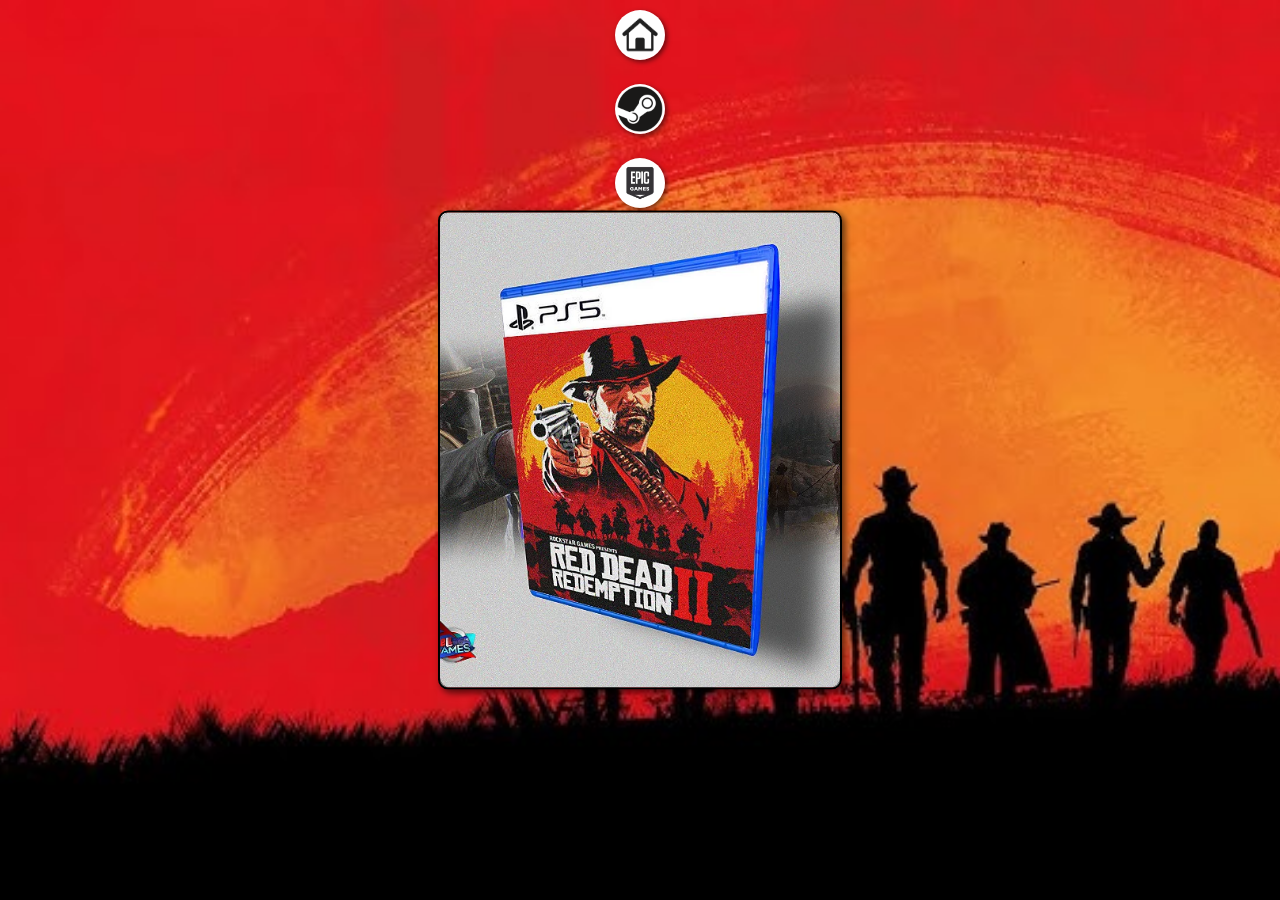
<file: index.html>
<!DOCTYPE html>
<html lang="pt-br">
<head>
    <meta charset="UTF-8">
    <meta name="viewport" content="width=device-width, initial-scale=1.0">
    <title>Red Dead Redamption</title>
    <link rel="shortcut icon" href="imagens/favicon.ico" type="image/x-icon">
    <link rel="stylesheet" href="estilos/style.css">
</head>
<body>
    <main>
        <section id="caixa">
            <iframe name="fundo" id="fundo" src="home.html" frameborder="0">
                
            </iframe>
        </section>
        <section id="apps">
            <a href="" target="fundo"><img src="imagens/ico-home.png" alt="Home"></a> <br>
            <a href="" target="fundo"><img src="imagens/ico-steam.png" alt="Steam"></a> <br>
            <a href="" target="fundo"><img src="imagens/ico-epic-games.png" alt="Epic-games"></a> <br>
            <a href="" target="fundo"><img src="imagens/ico-rockstars.jpg" alt="Rockstar-club"></a> <br>
            <a href="" target="fundo"><img src="imagens/ico-insta.png" alt="Instagam"></a> <br>
            <a href="" target="fundo"><img src="imagens/ico-youtube.png" alt="Youtube"></a>
            
        </section>
    </main>
</body>
</html>
</file>
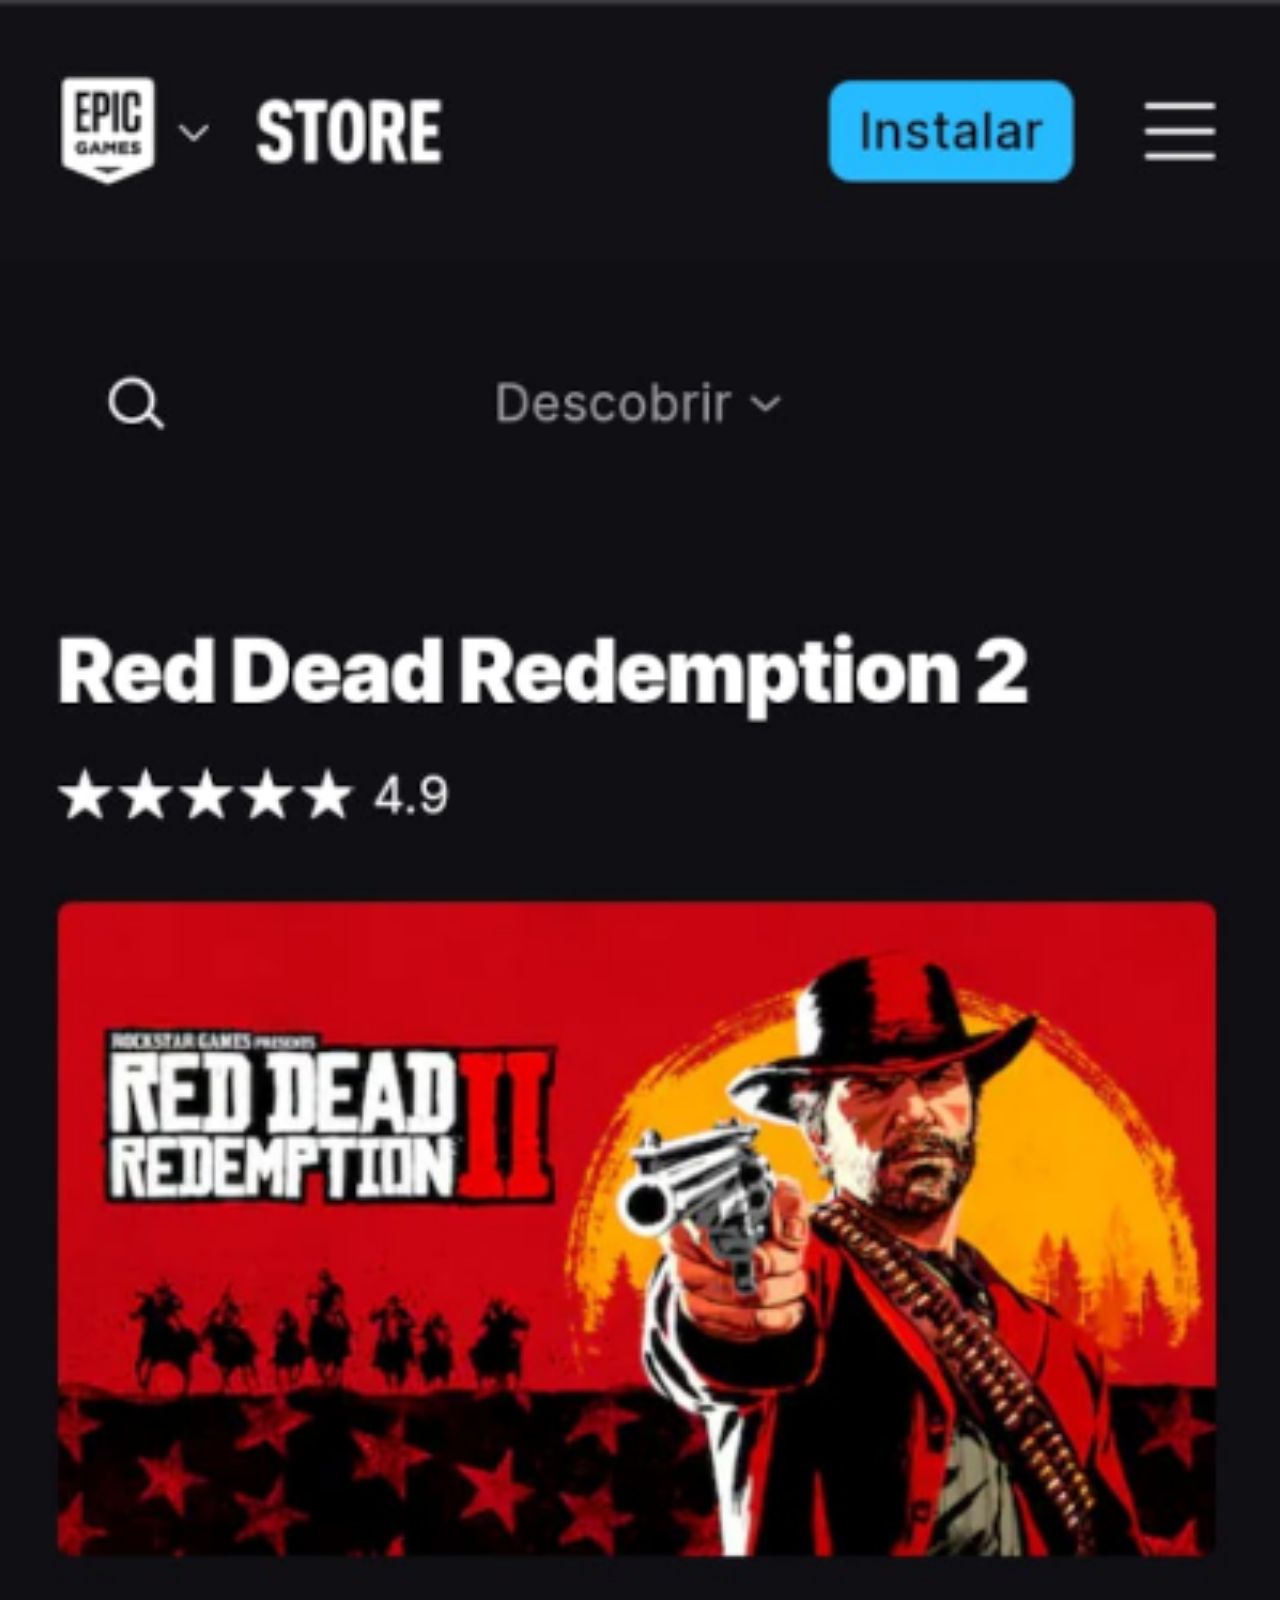
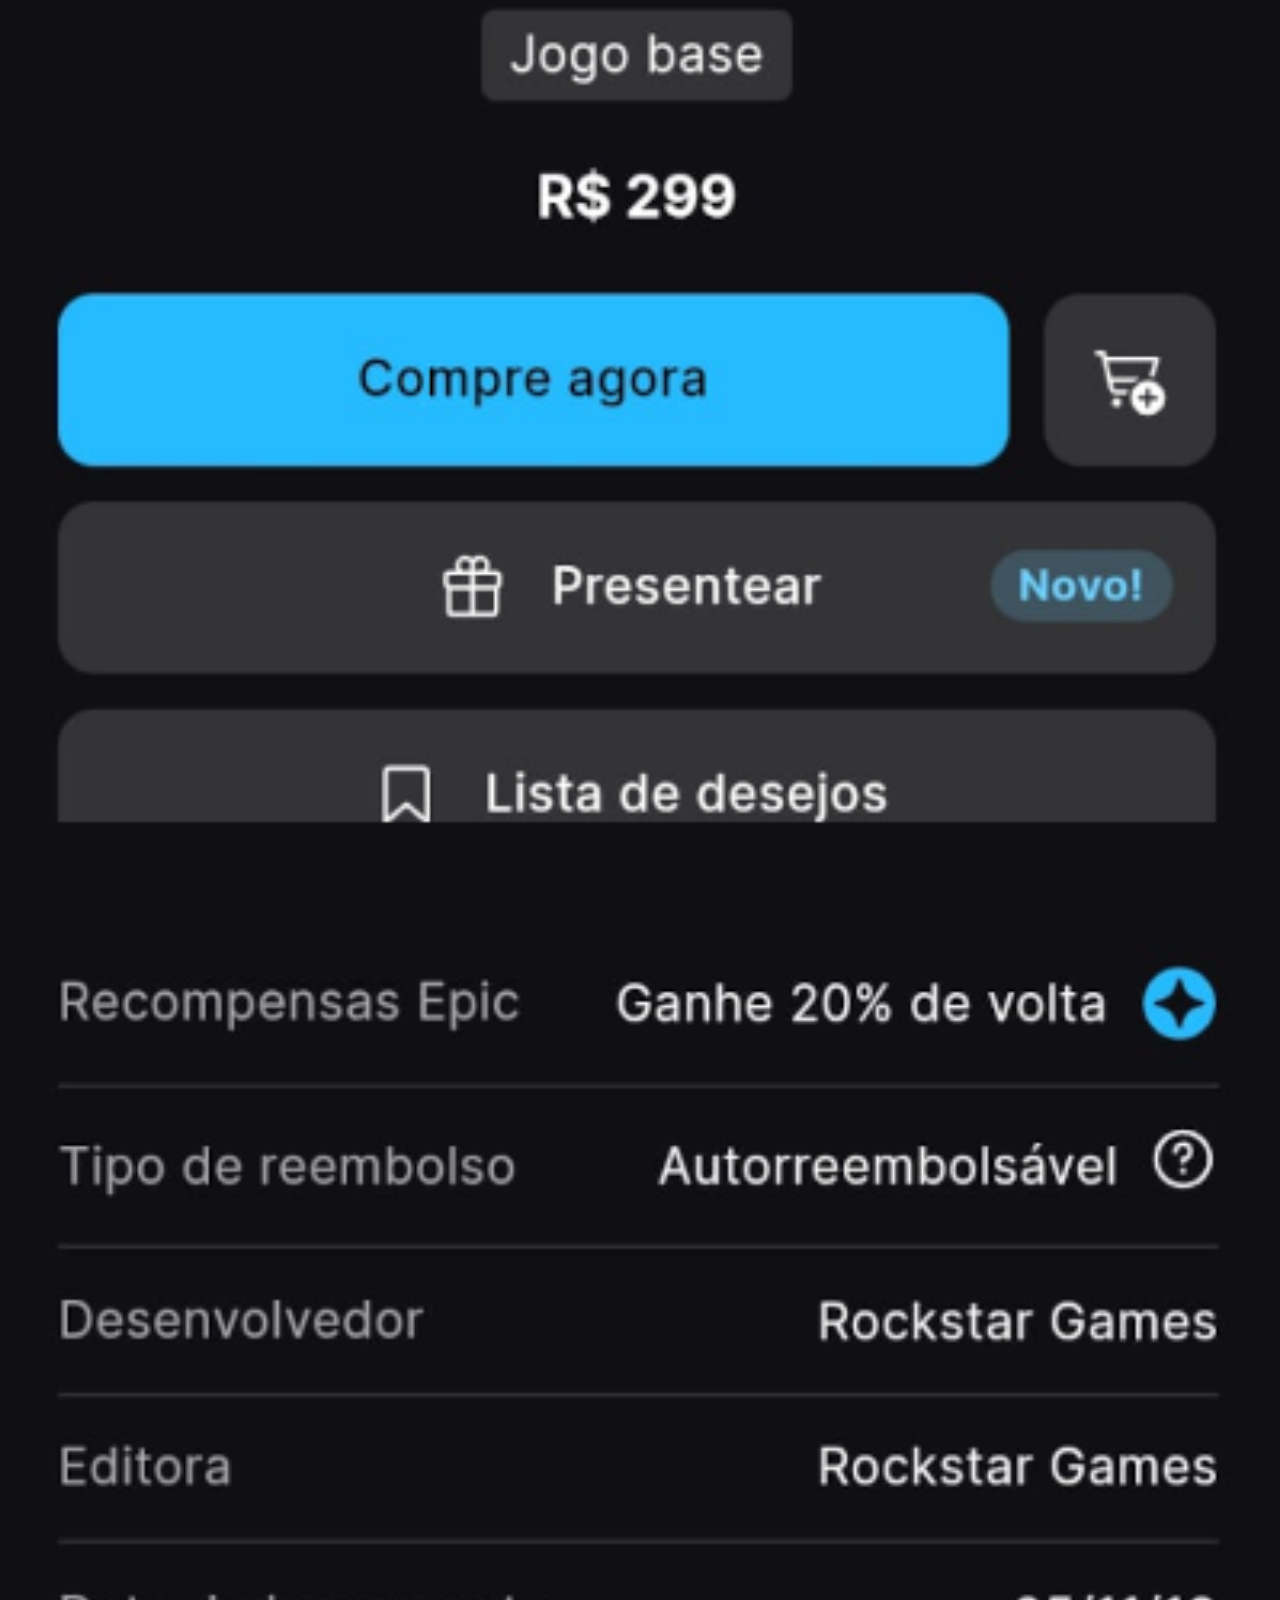
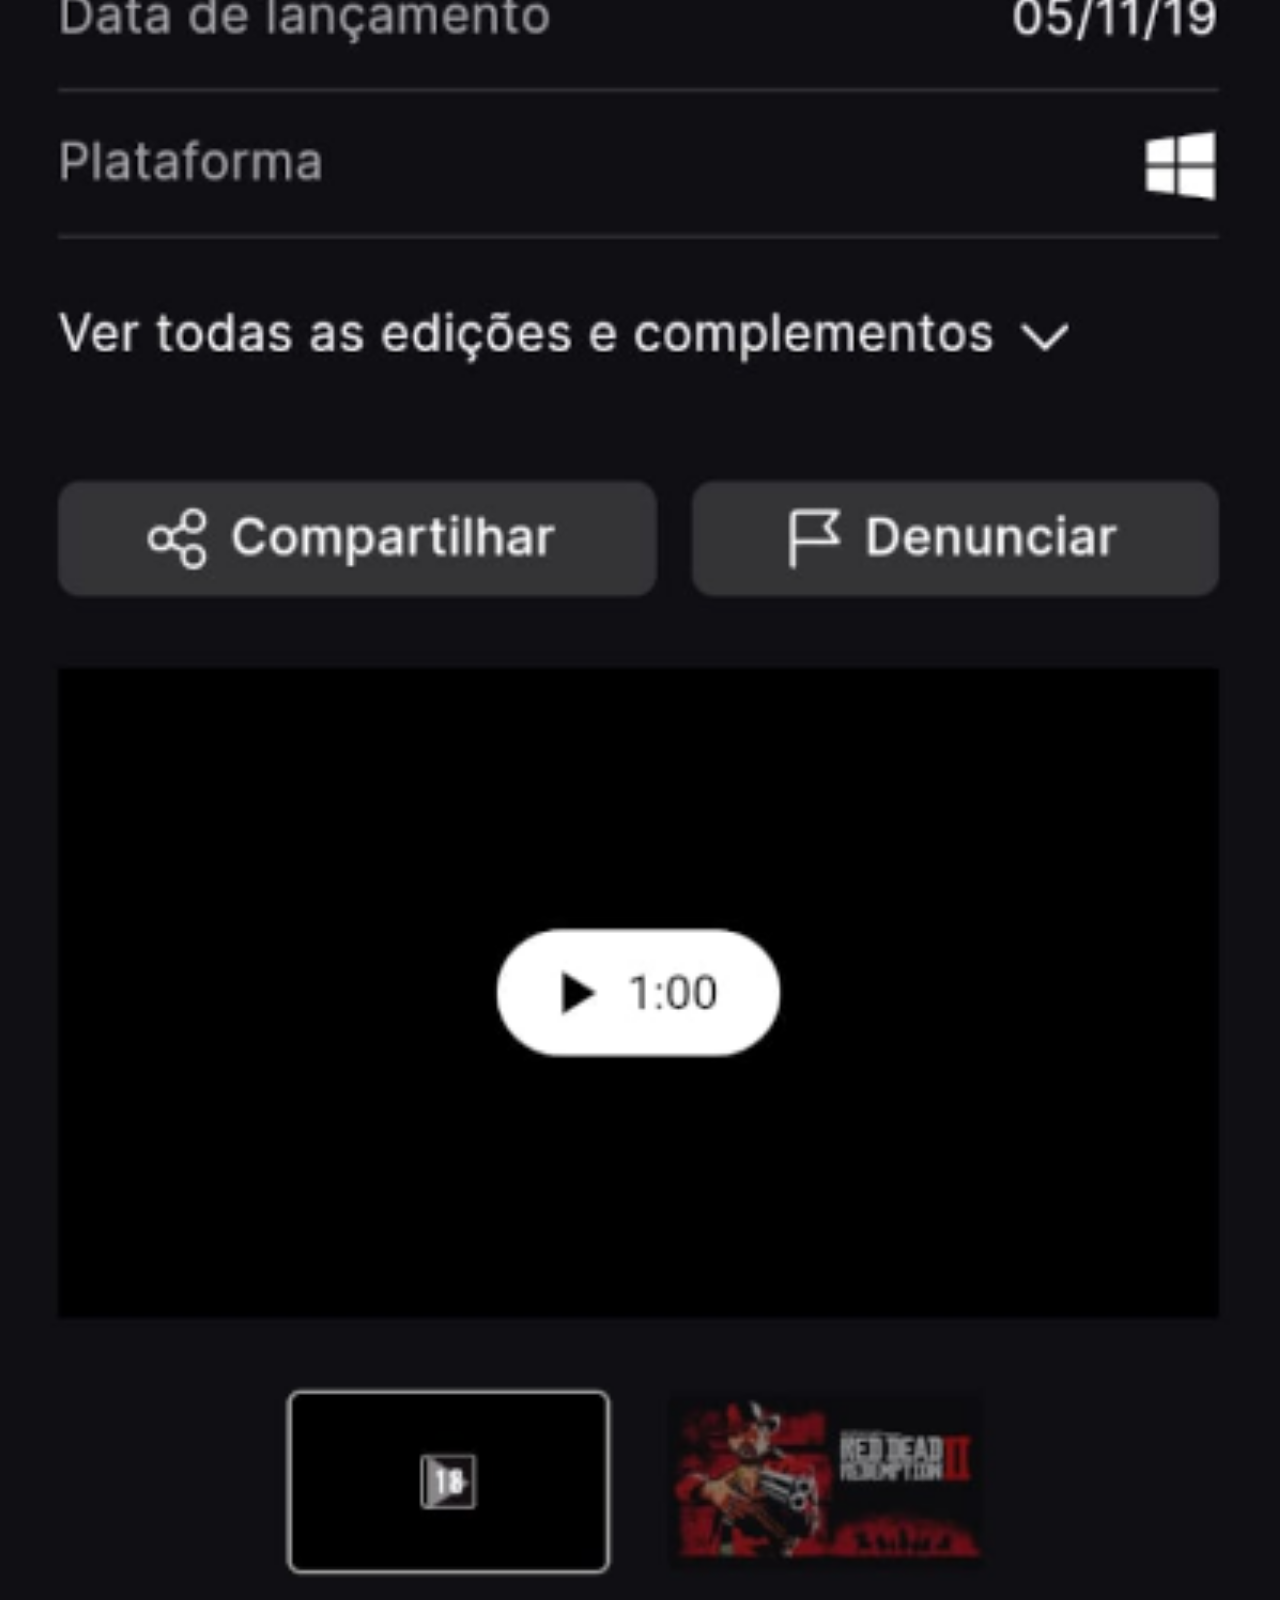
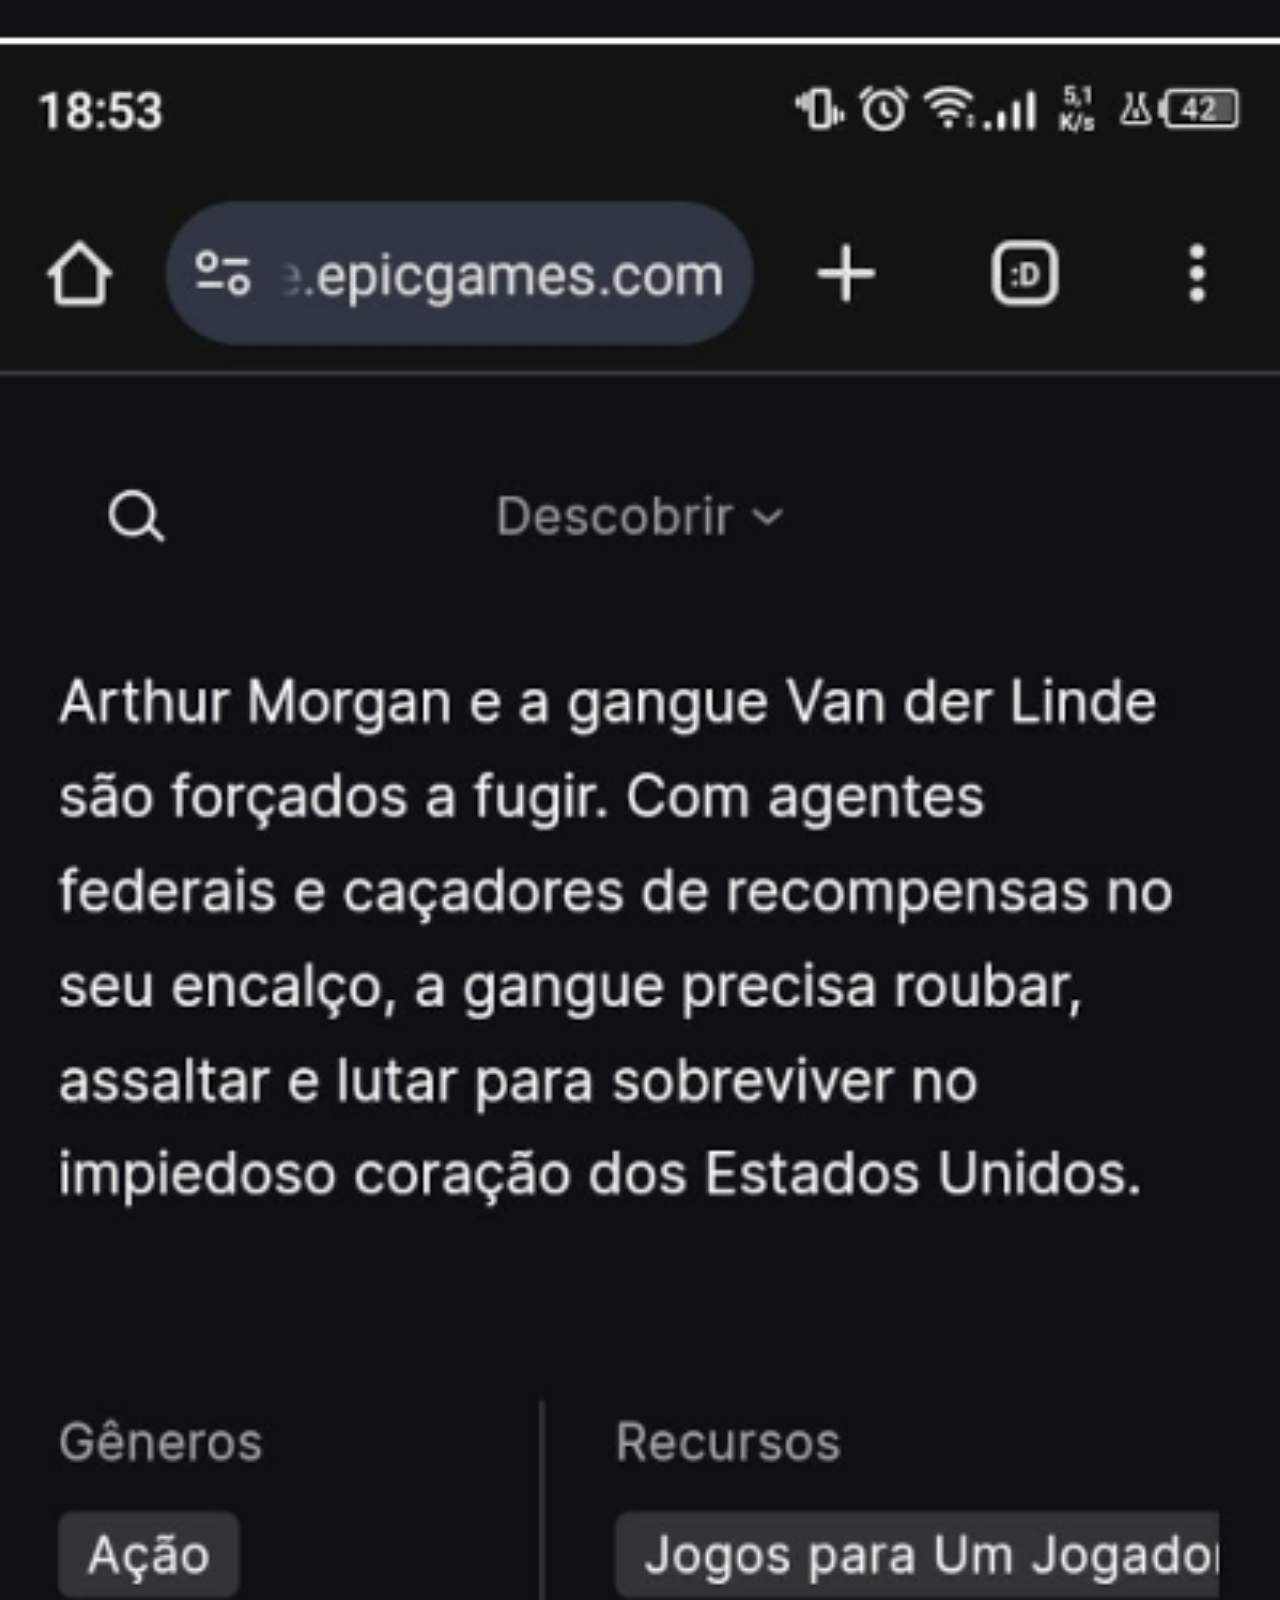
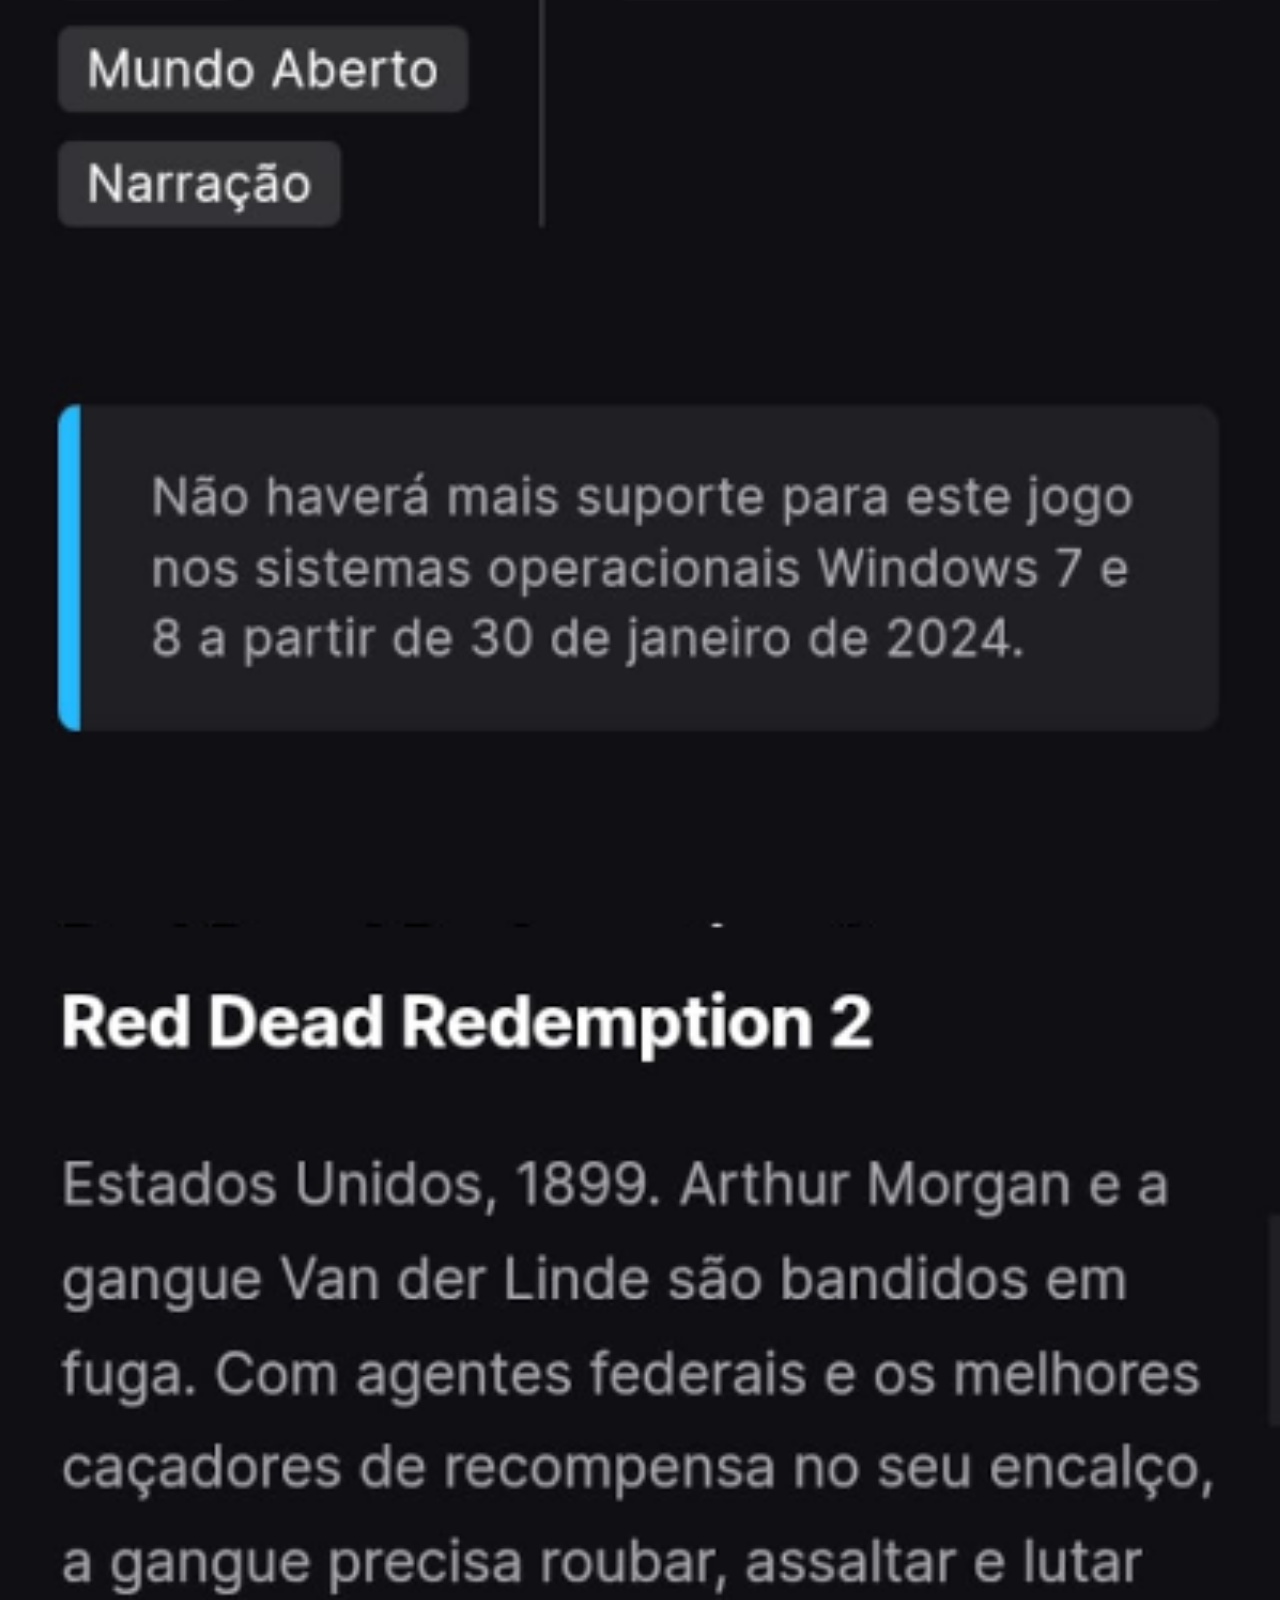
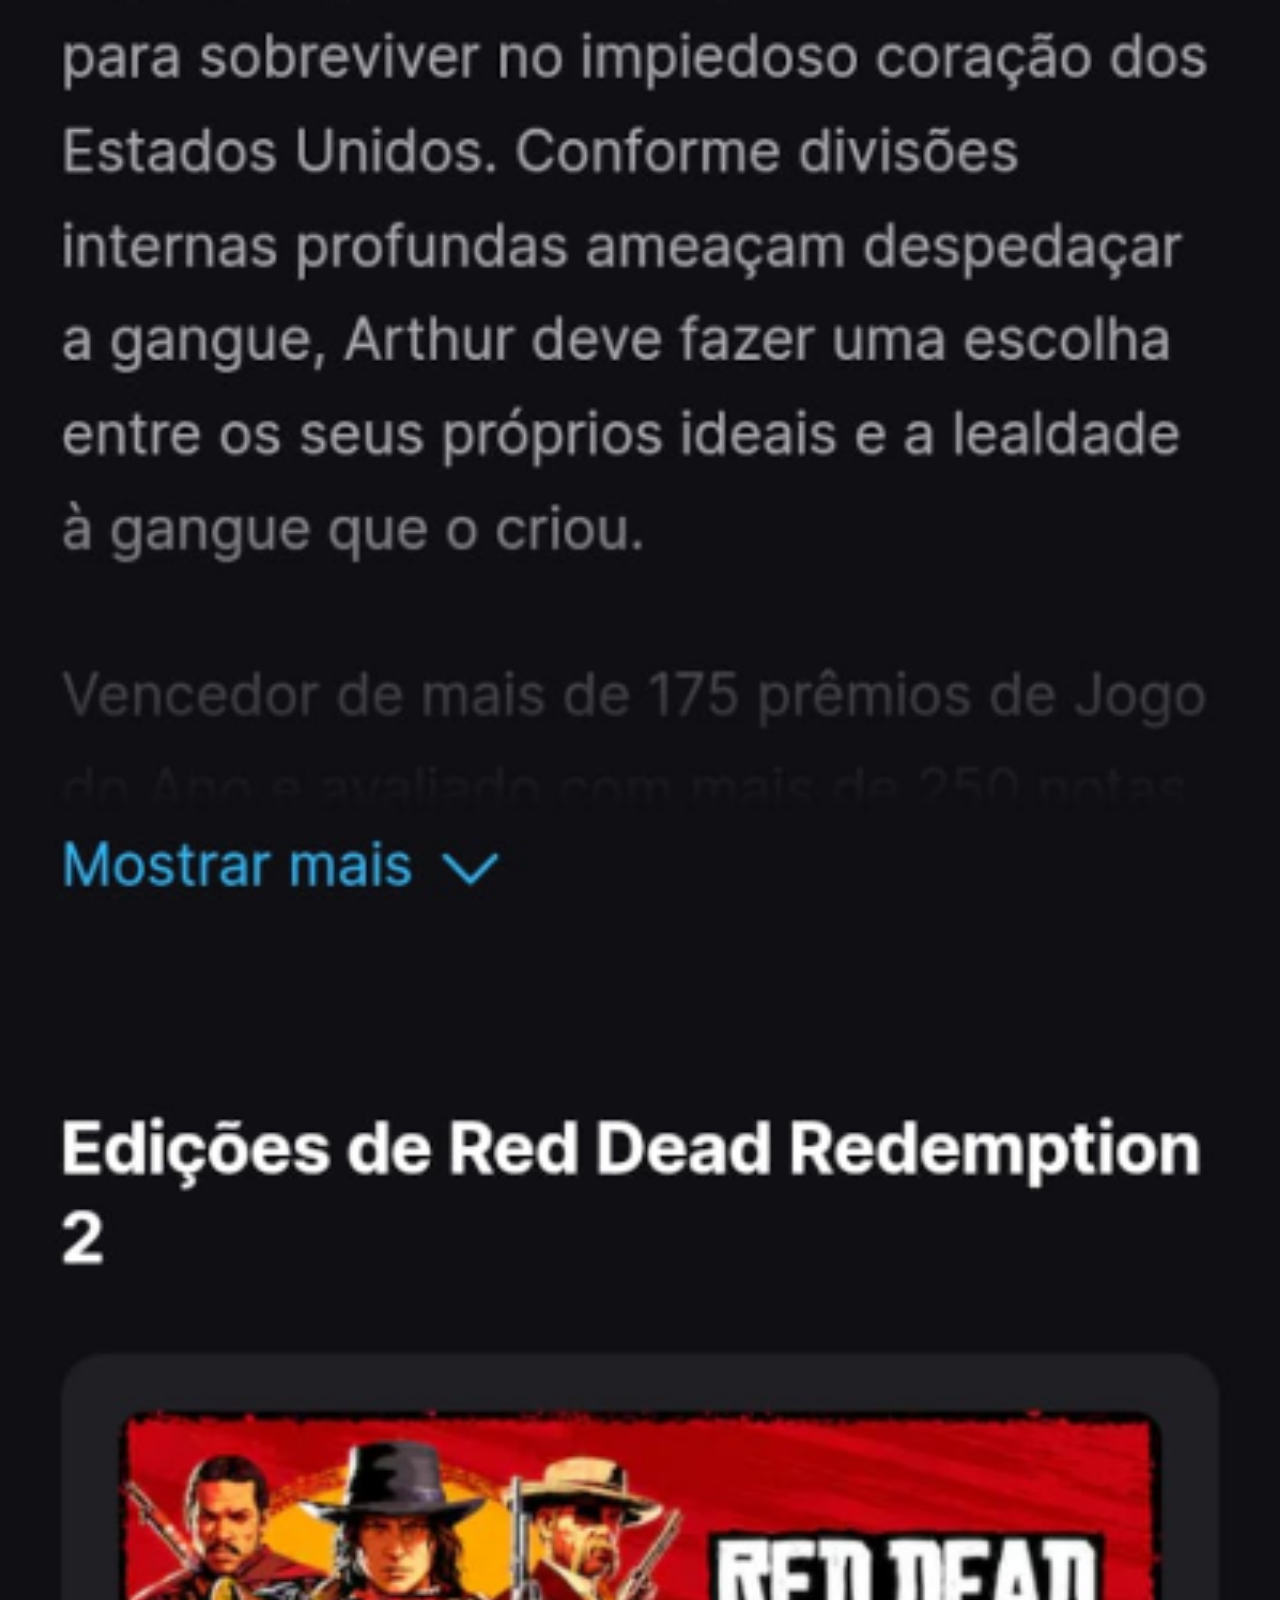
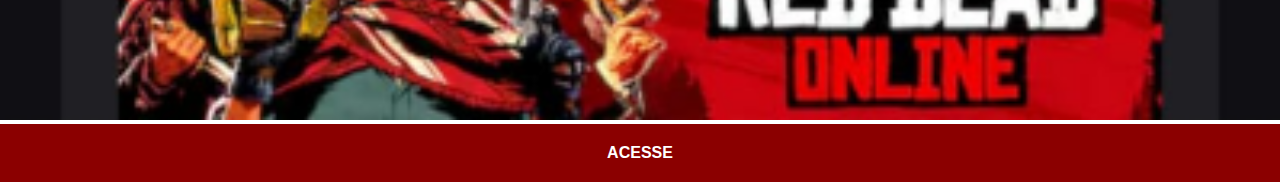
<file: epic.html>
<!DOCTYPE html>
<html lang="pt-br">
<head>
    <meta charset="UTF-8">
    <meta name="viewport" content="width=device-width, initial-scale=1.0">
    <title>Document</title>
    <link rel="stylesheet" href="estilos/apps.css">
</head>
<body>
    <img src="imagens/reddead-epic-tela.png" alt="epic-games">
    <a href="https://store.epicgames.com/pt-BR/p/red-dead-redemption-2" target="_blank">ACESSE</a>
</body>
</html>
</file>
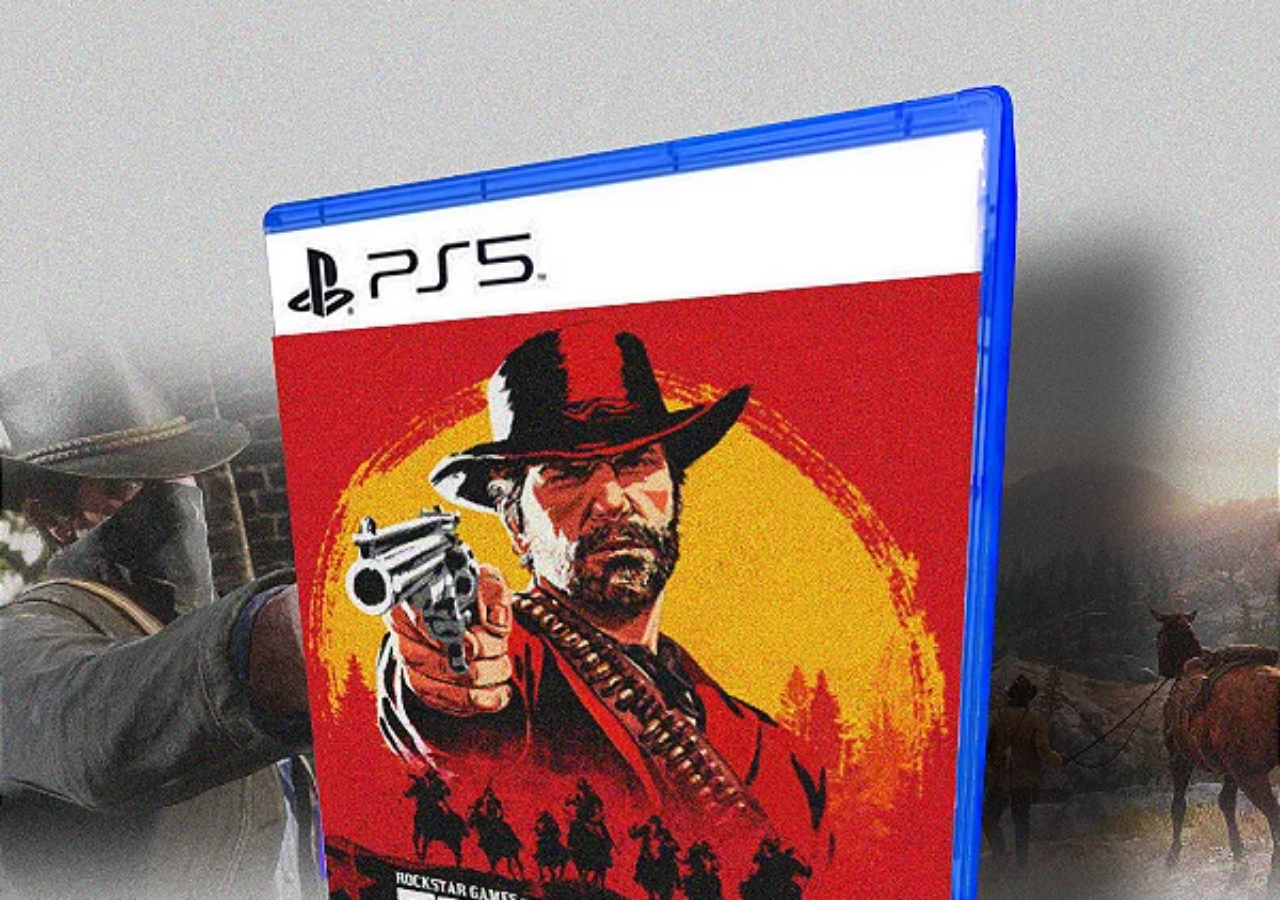
<file: home.html>
<!DOCTYPE html>
<html lang="pt-br">
<head>
    <meta charset="UTF-8">
    <meta name="viewport" content="width=device-width, initial-scale=1.0">
    <title>Document</title>
    <style>
        *{
            margin: 0px;
            padding: 0px;
        }
        body{
            width: 100vw;
            height: 100vh;
            background: black url('imagens/home-fundo-red-dead.webp') no-repeat top center;
            background-size: cover;
        }
    </style>
</head>
<body>
    
</body>
</html>
</file>
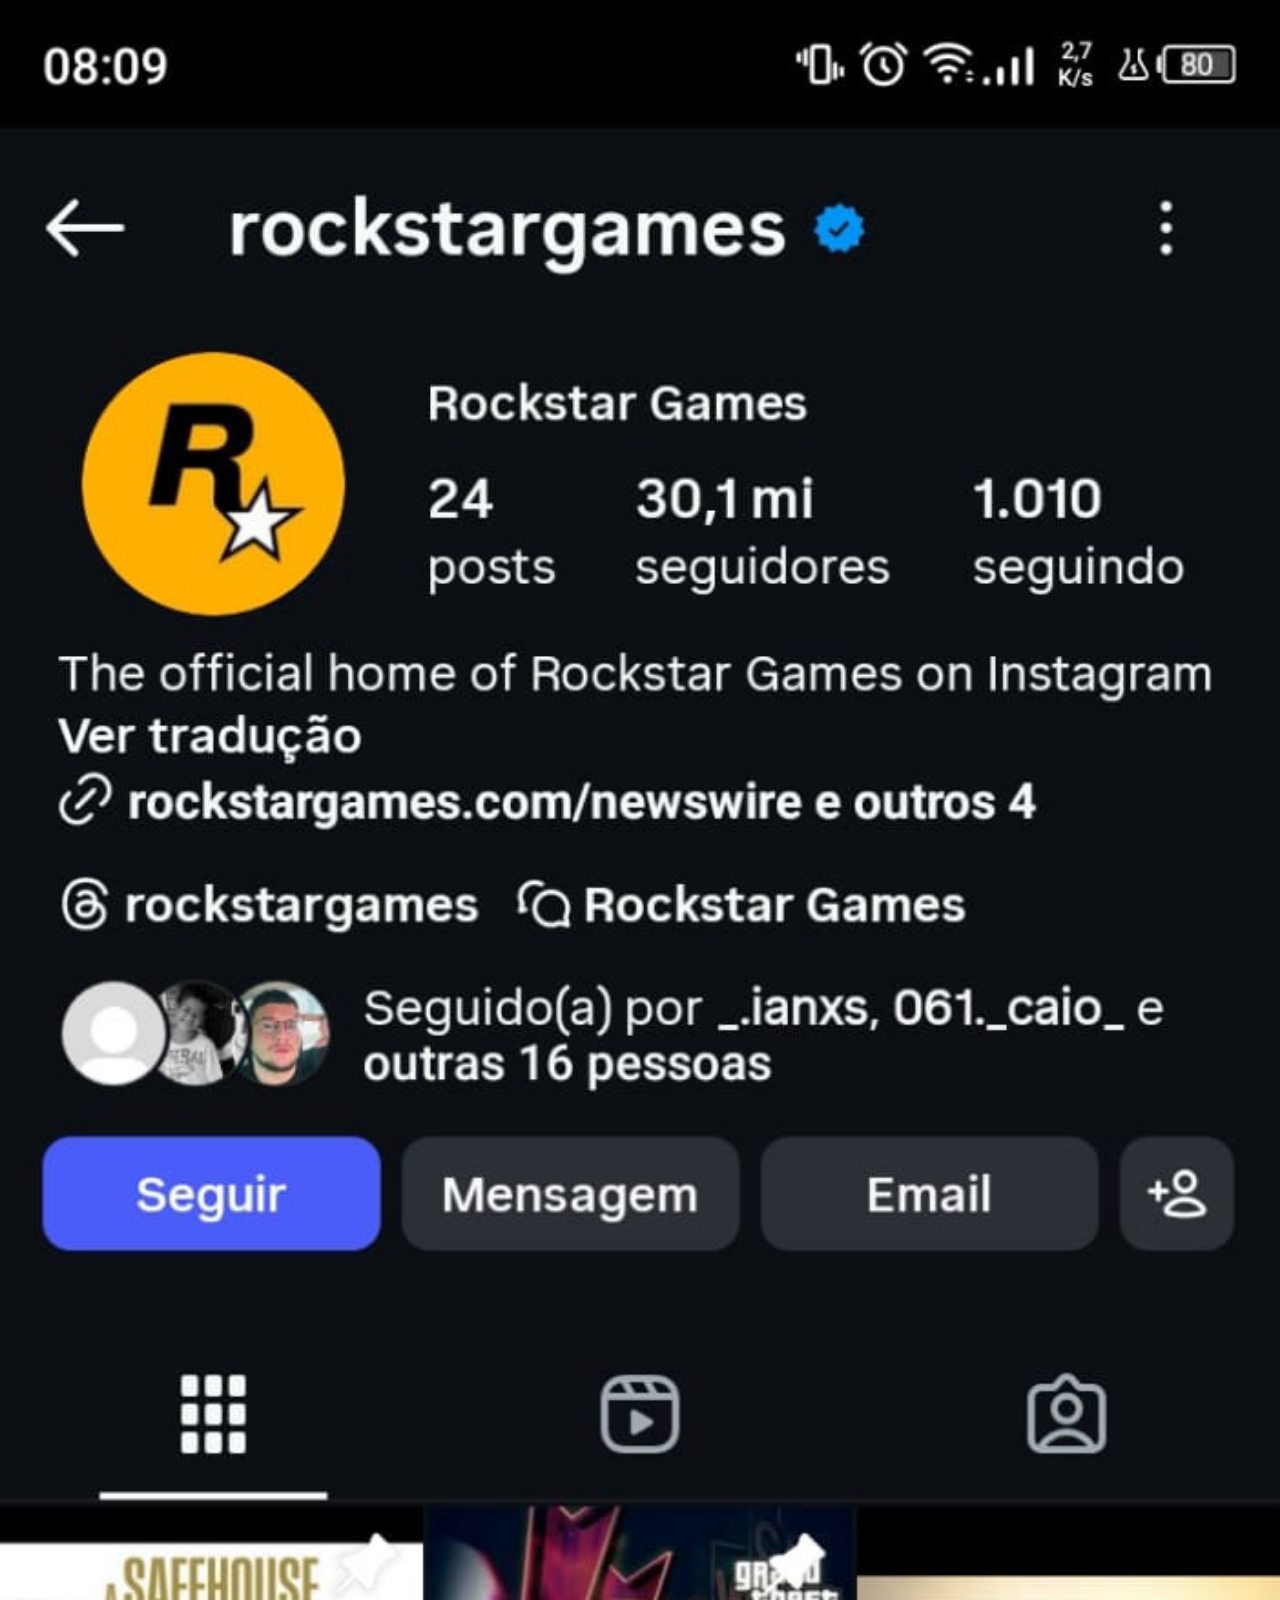
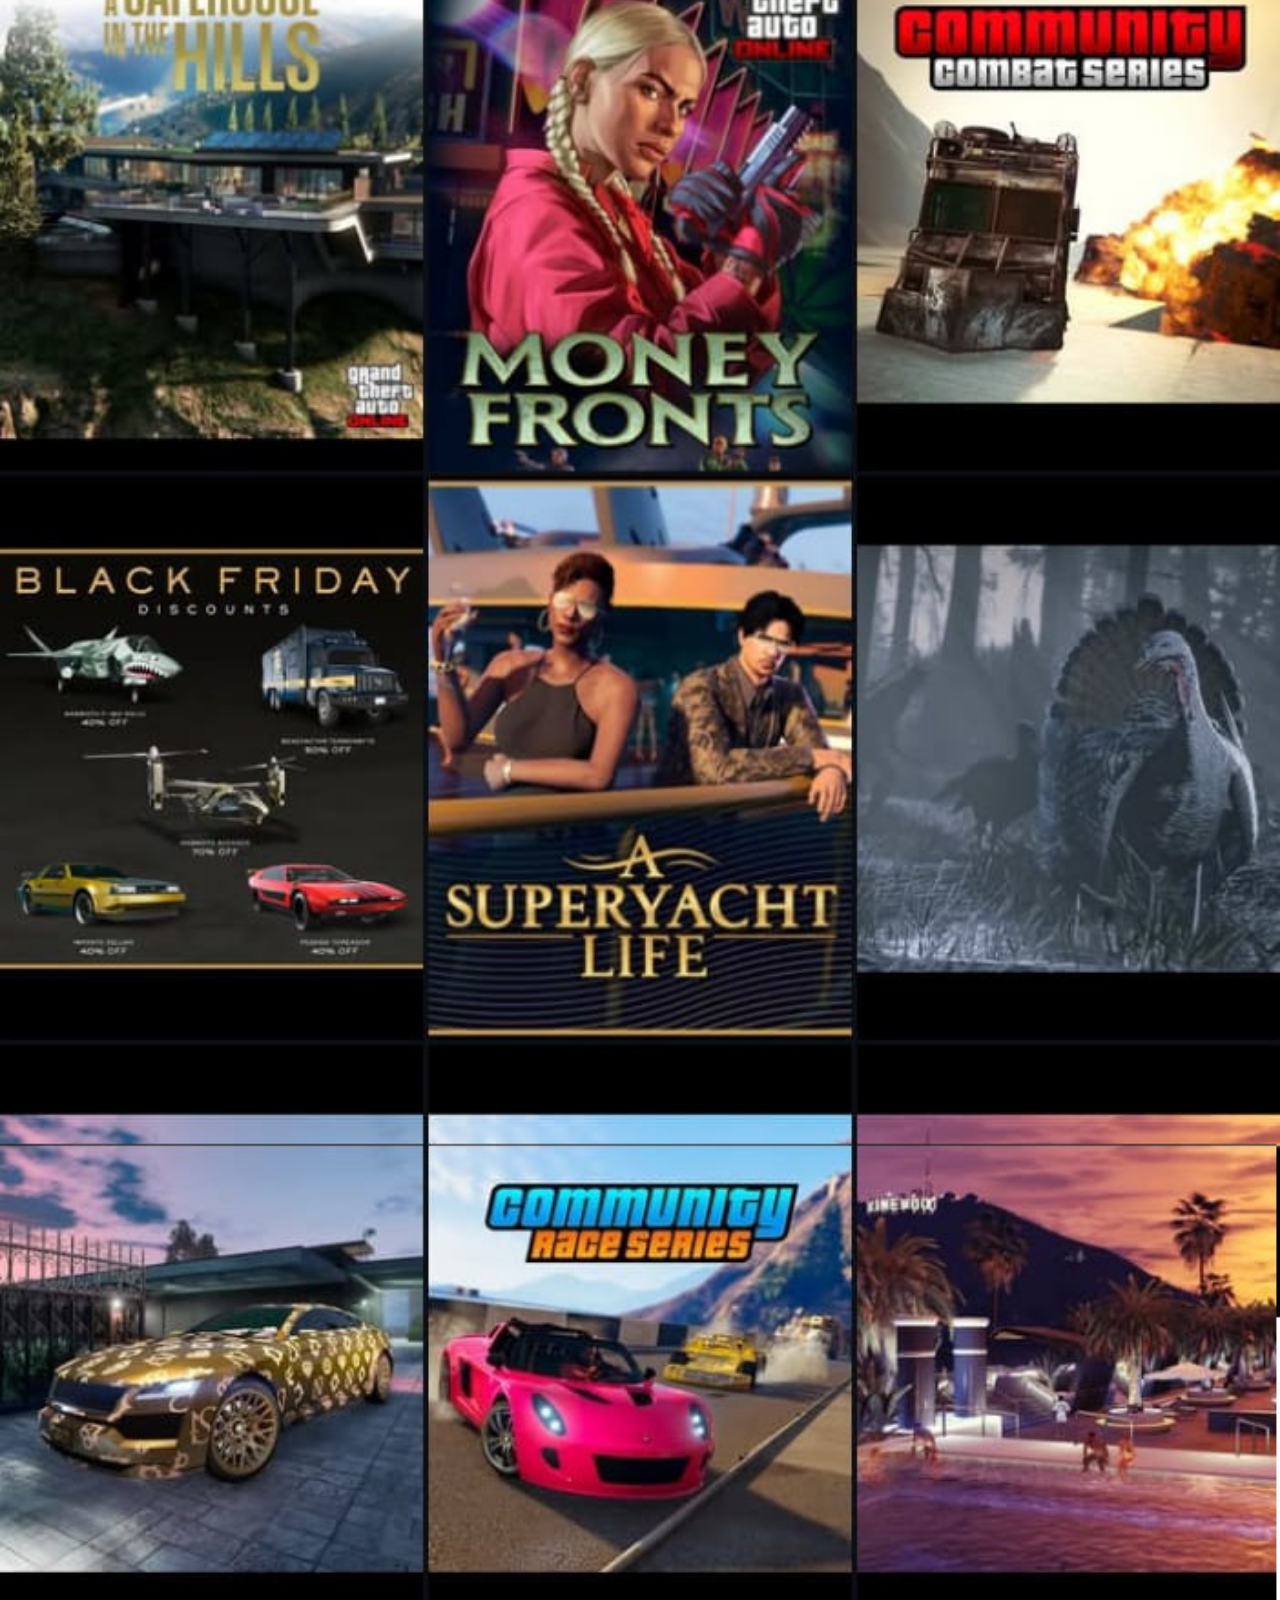
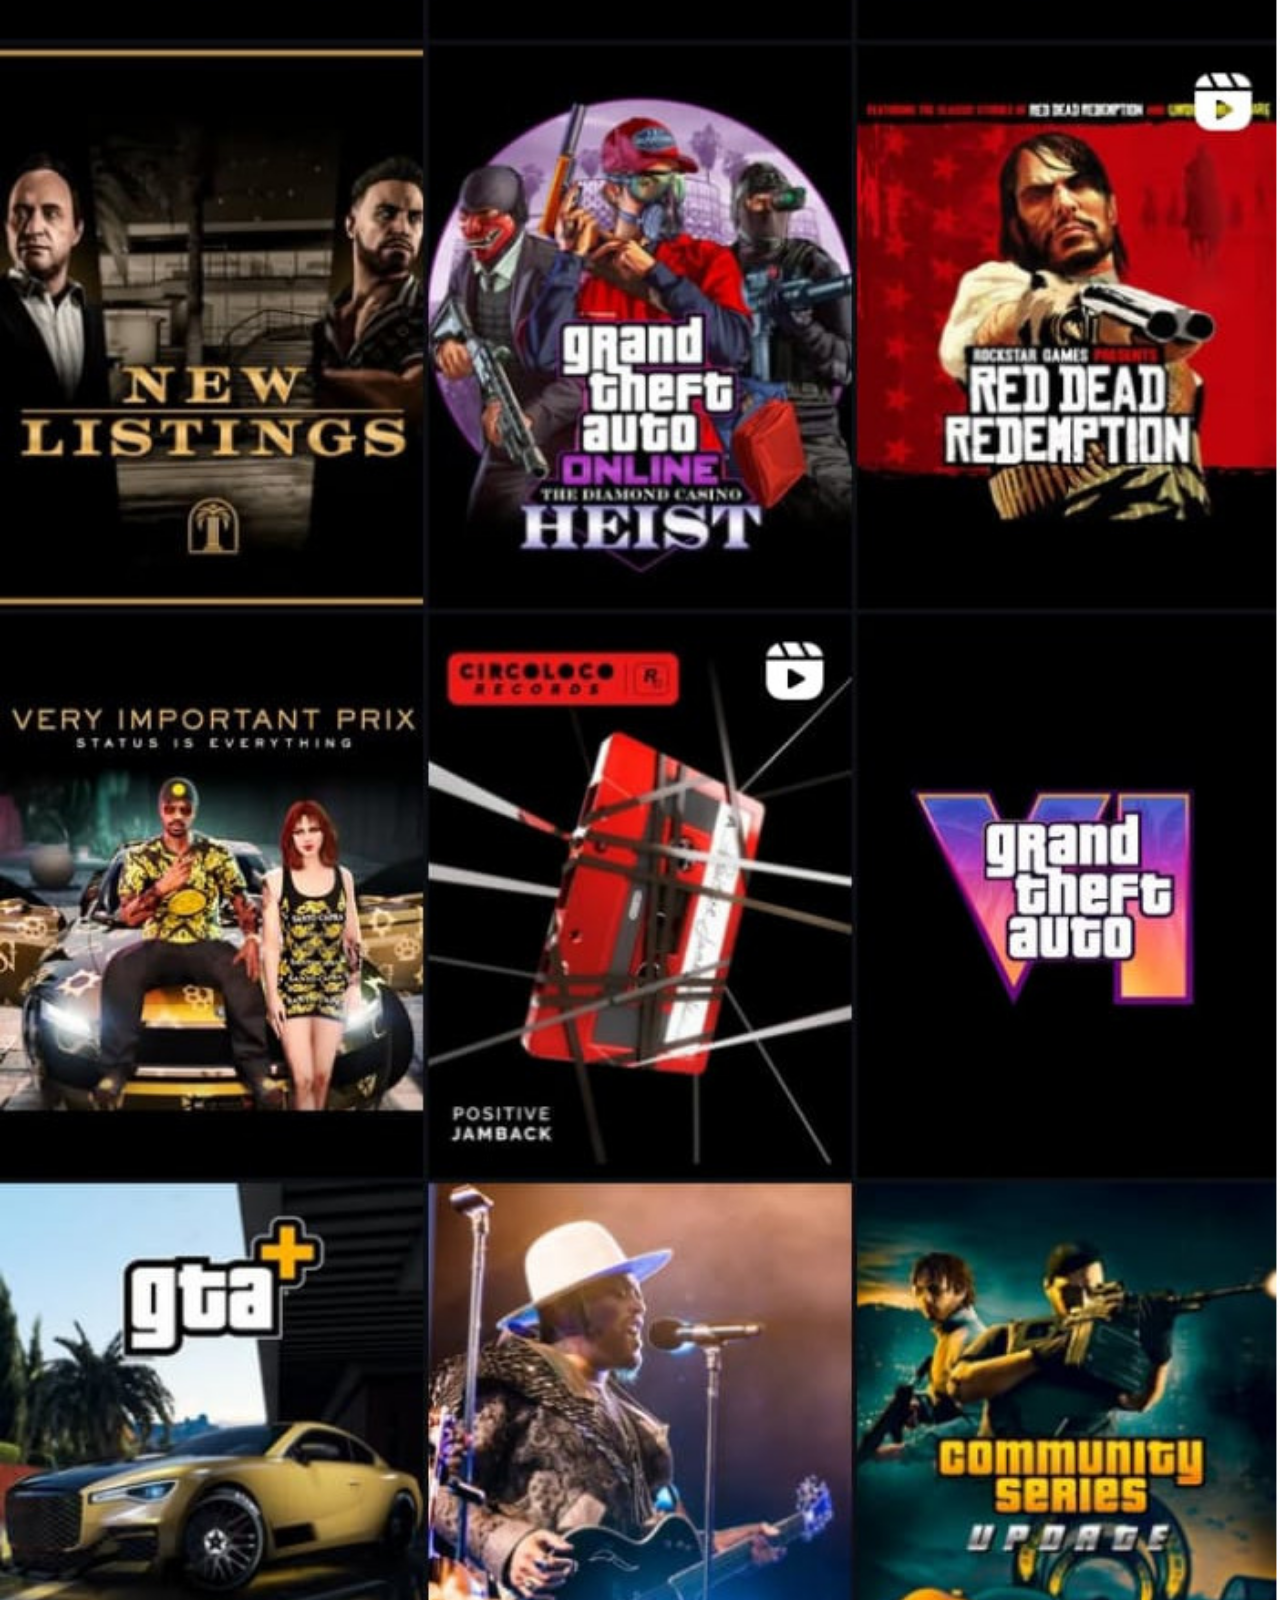
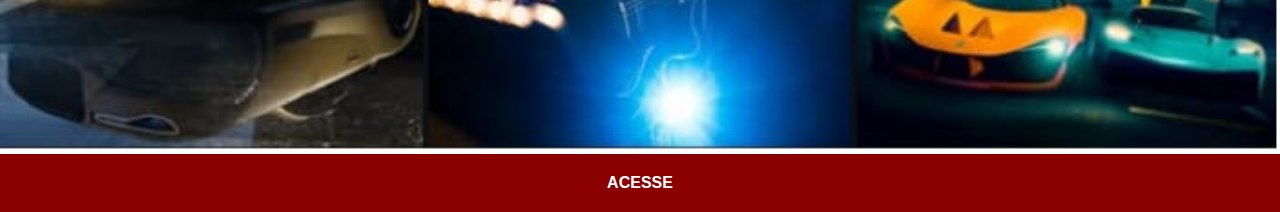
<file: instagram.html>
<!DOCTYPE html>
<html lang="pt-br">
<head>
    <meta charset="UTF-8">
    <meta name="viewport" content="width=device-width, initial-scale=1.0">
    <title>Document</title>
    <link rel="stylesheet" href="estilos/apps.css">
</head>
<body>
    <img src="imagens/reddead-insta-tela.jpeg" alt="Instagram">
    <a href="https://www.instagram.com/rockstargames/" target="_blank">ACESSE</a>
</body>
</html>
</file>
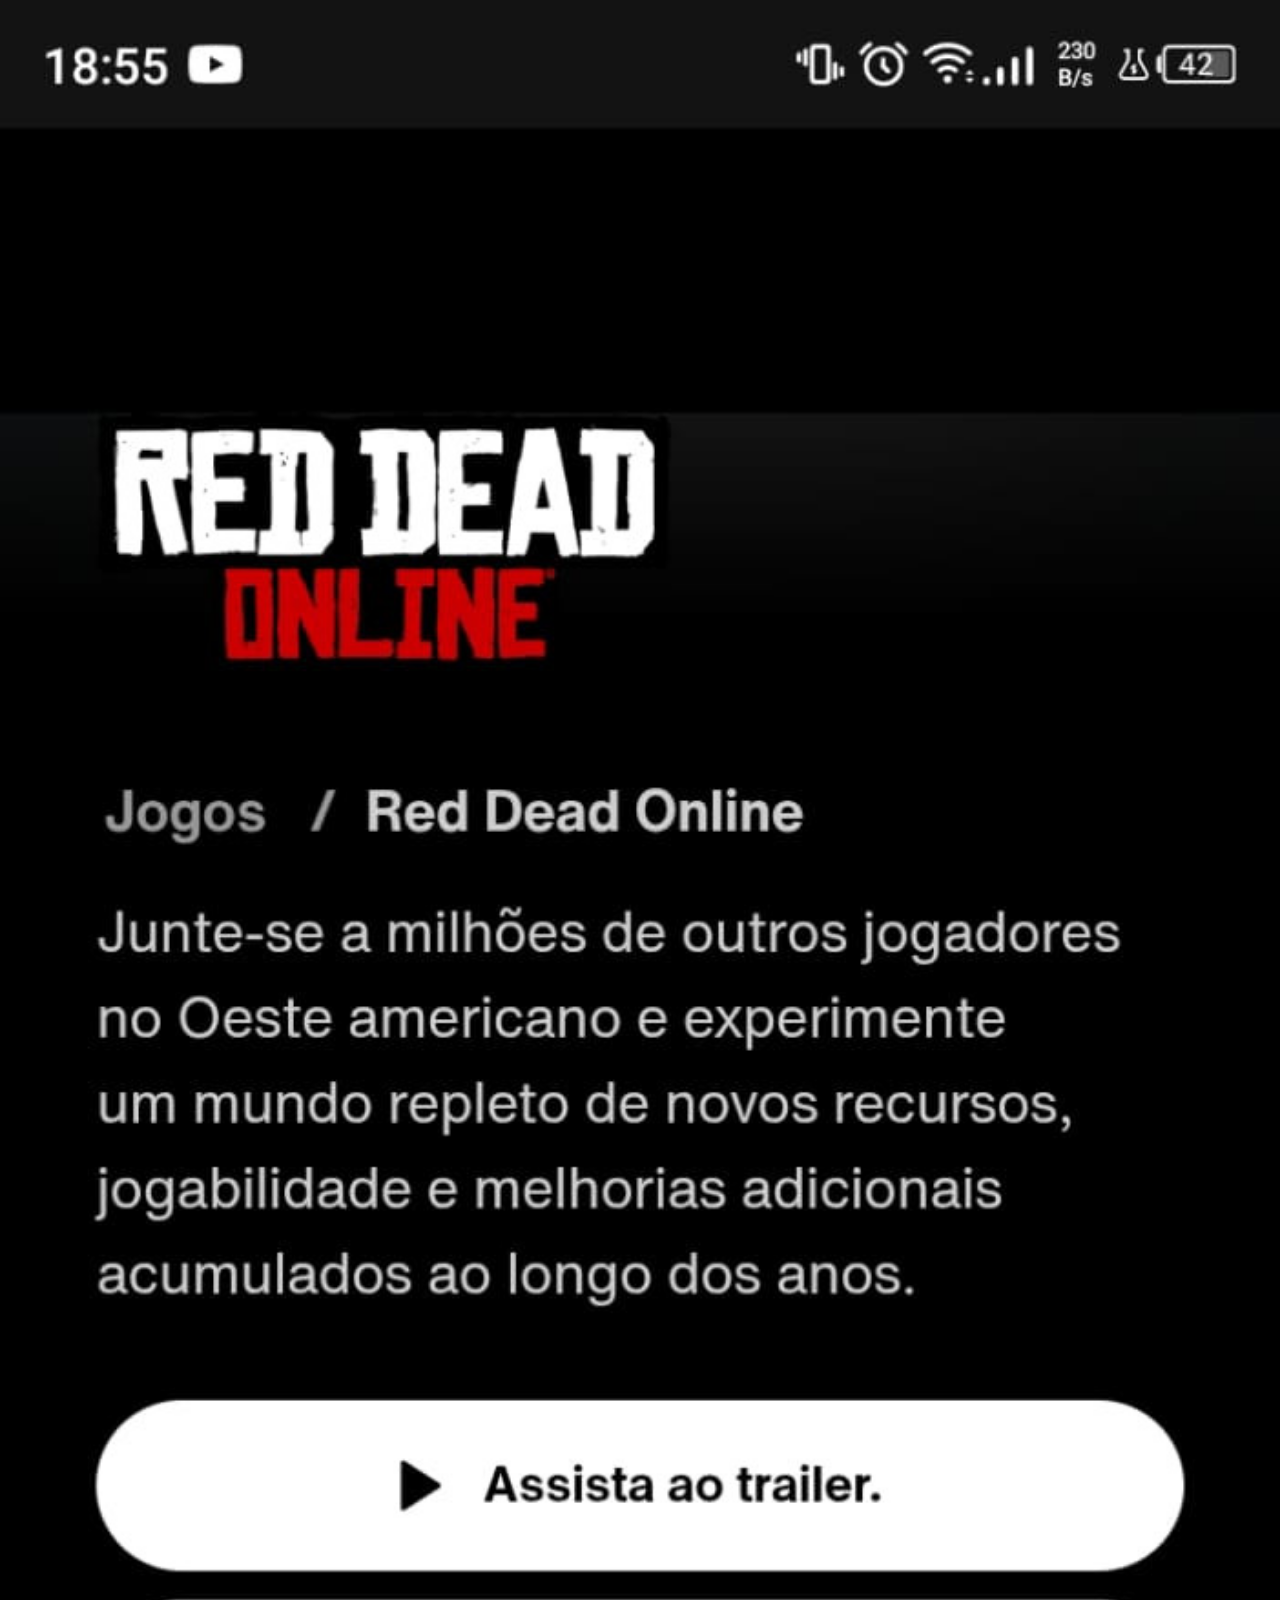
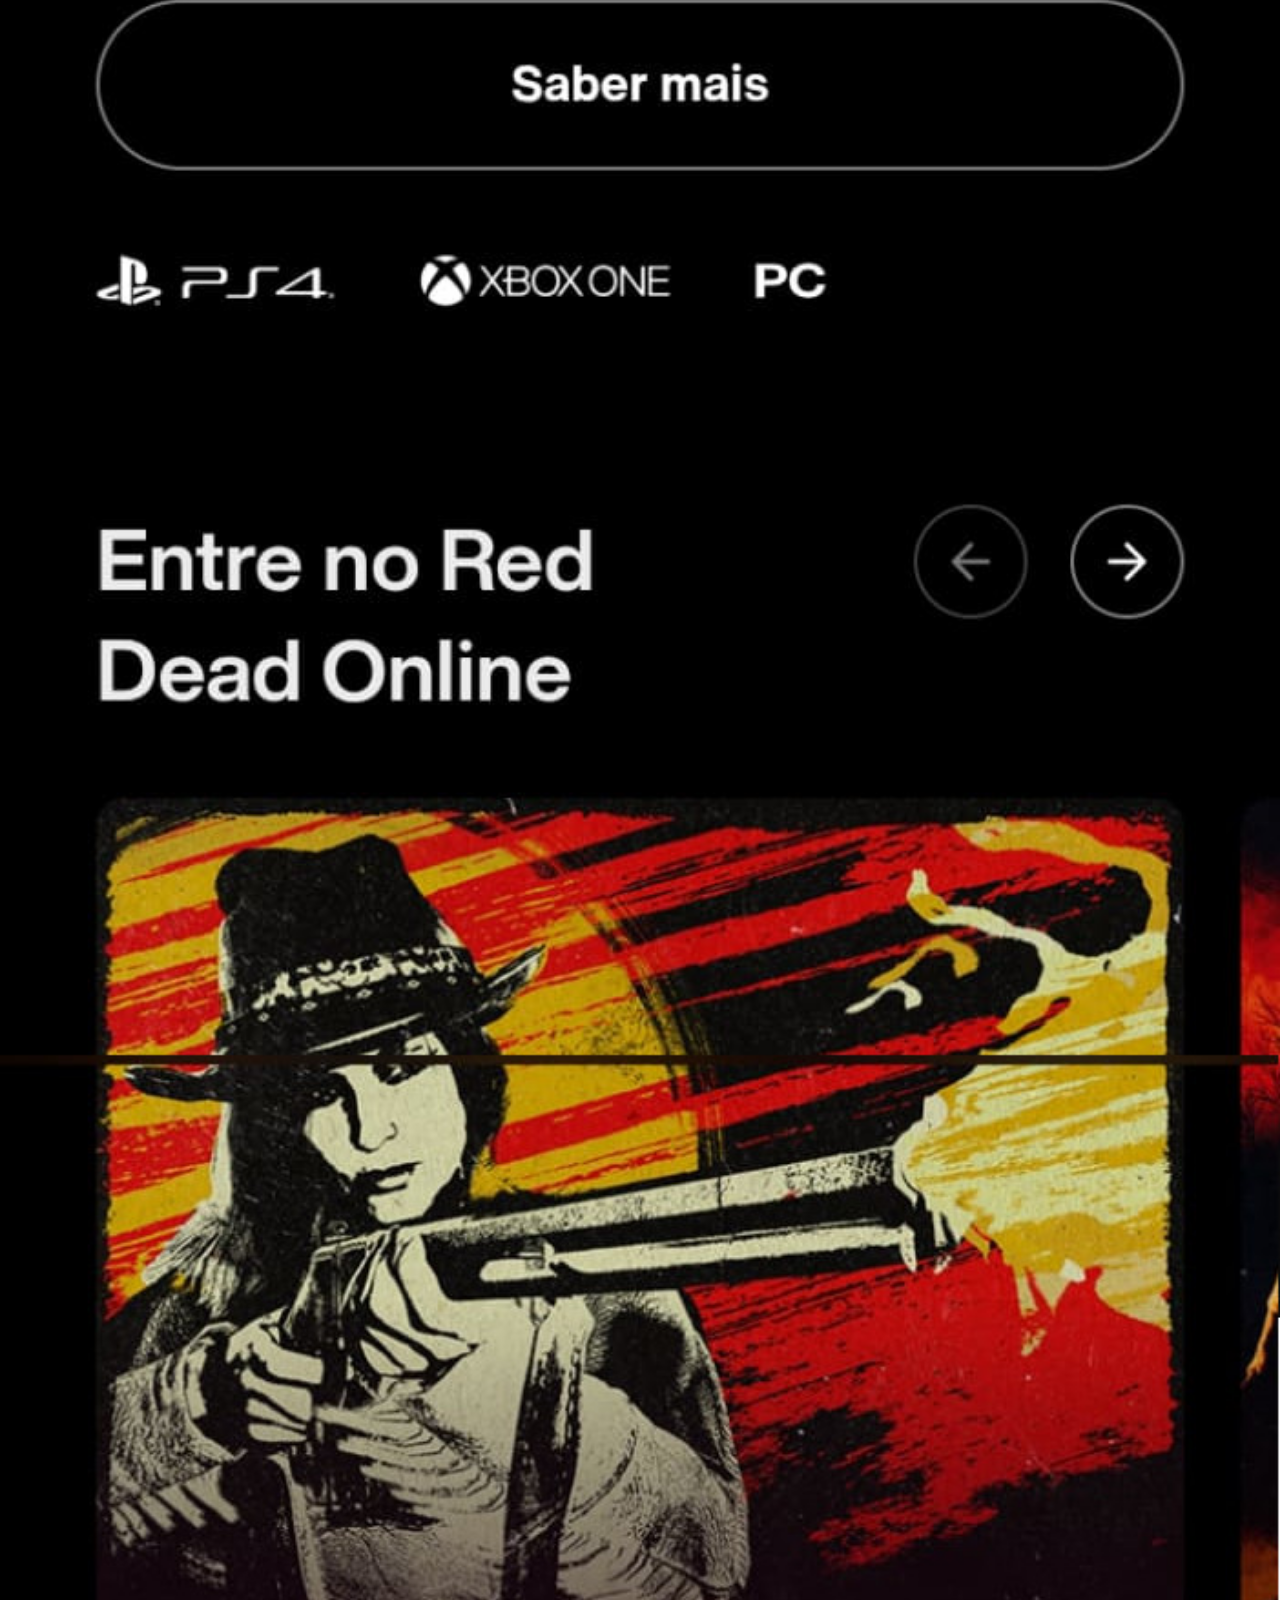
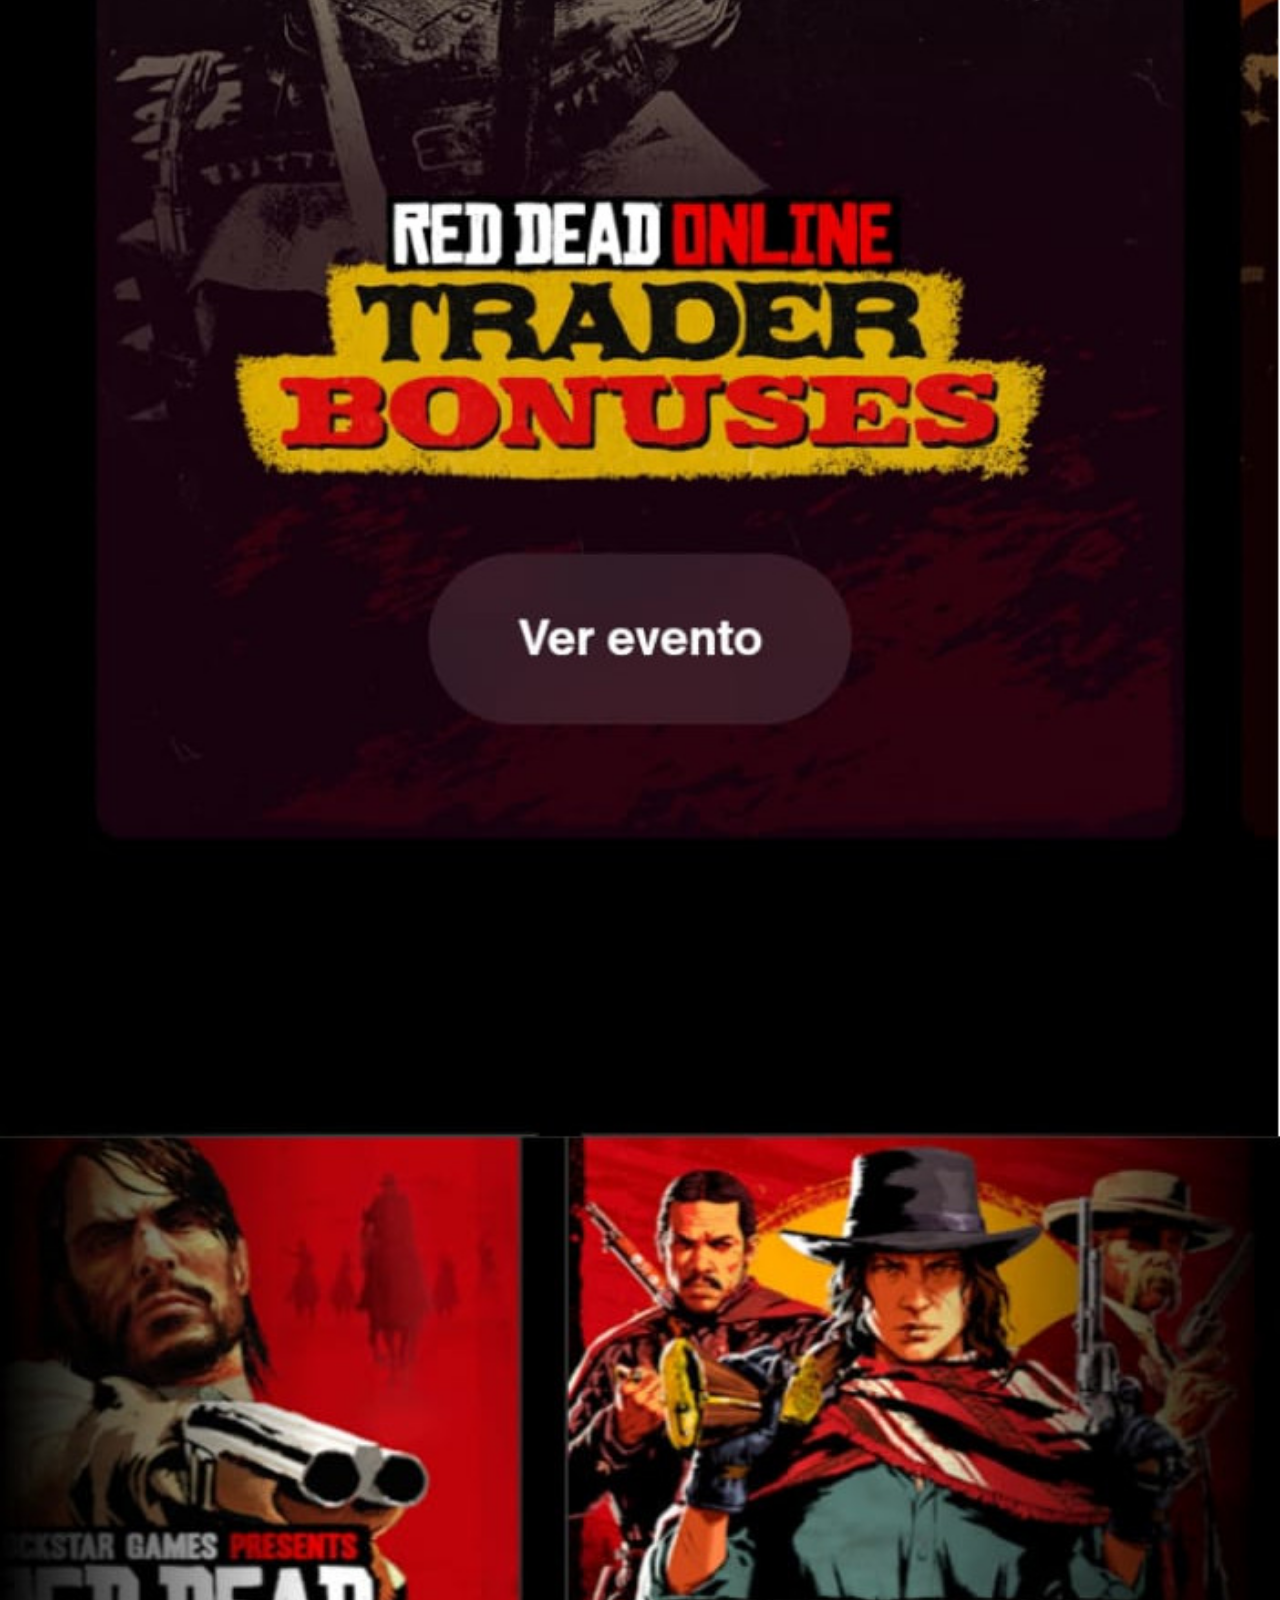
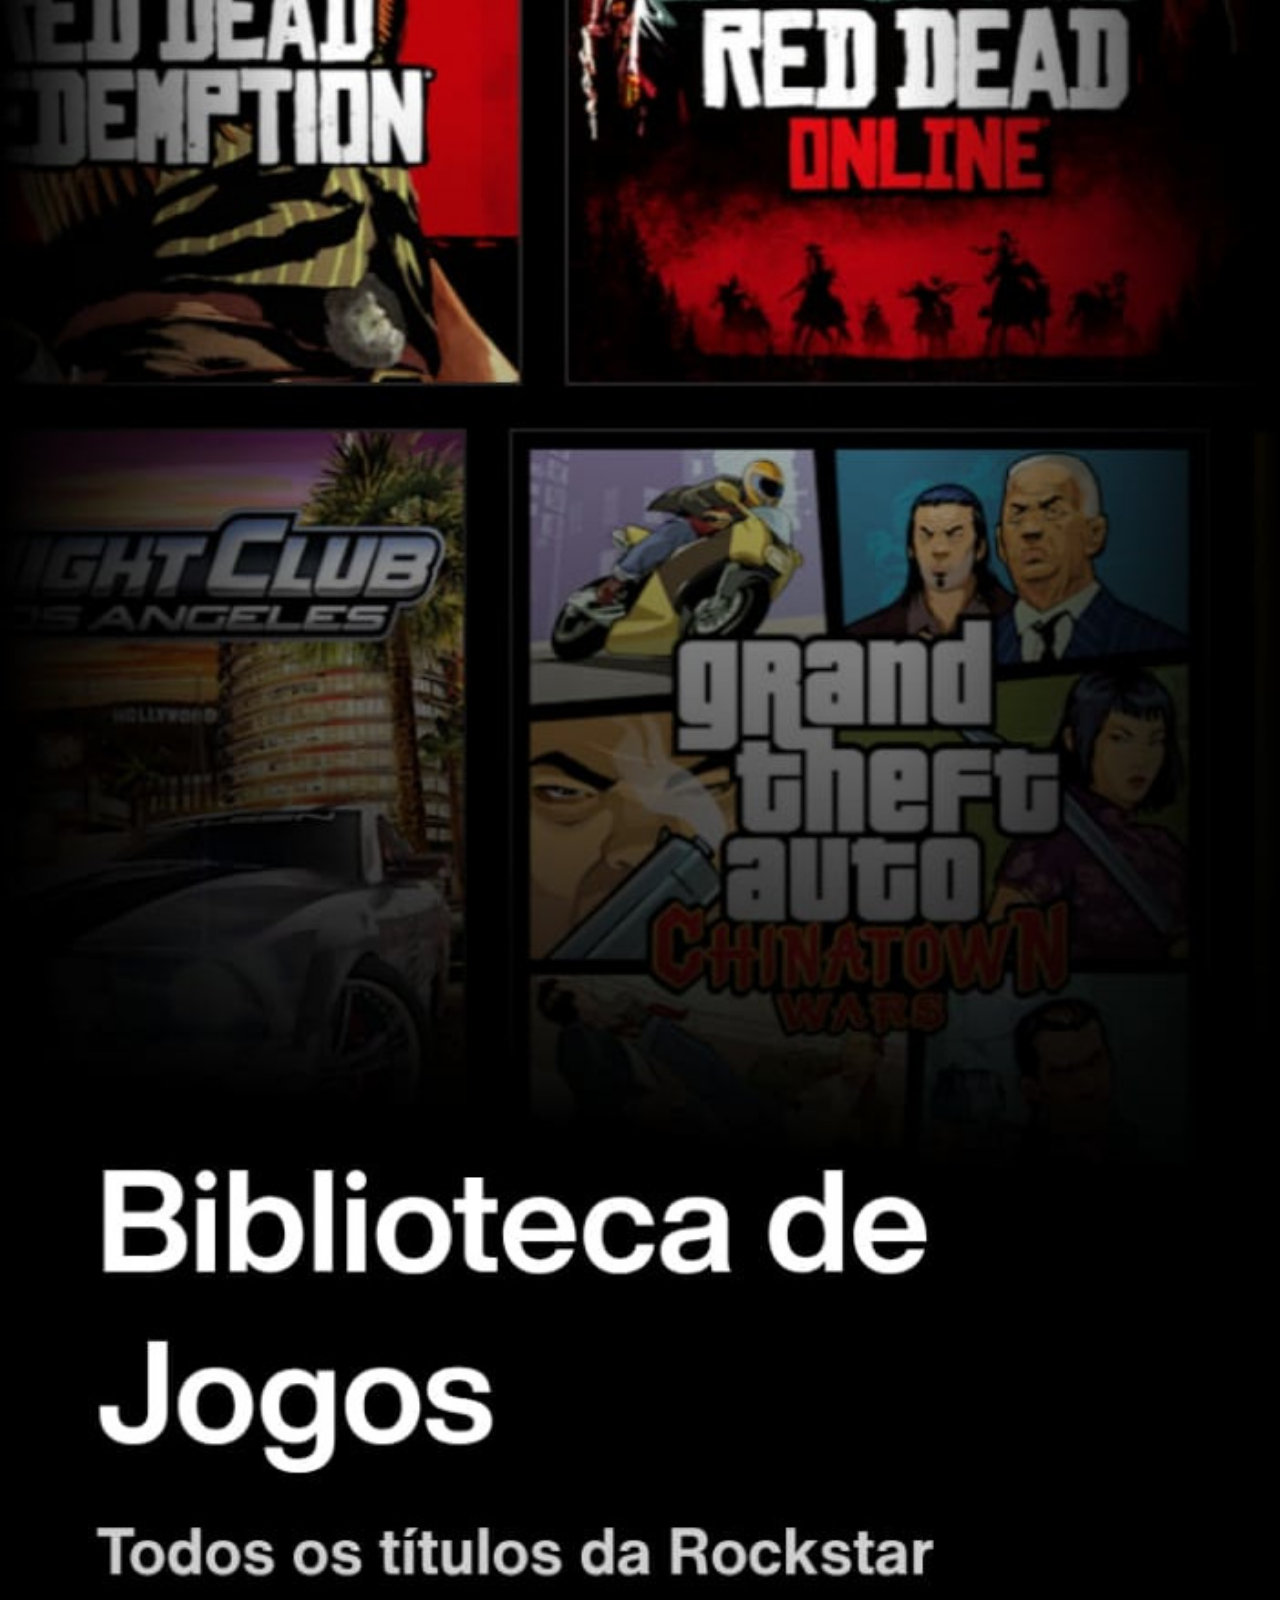
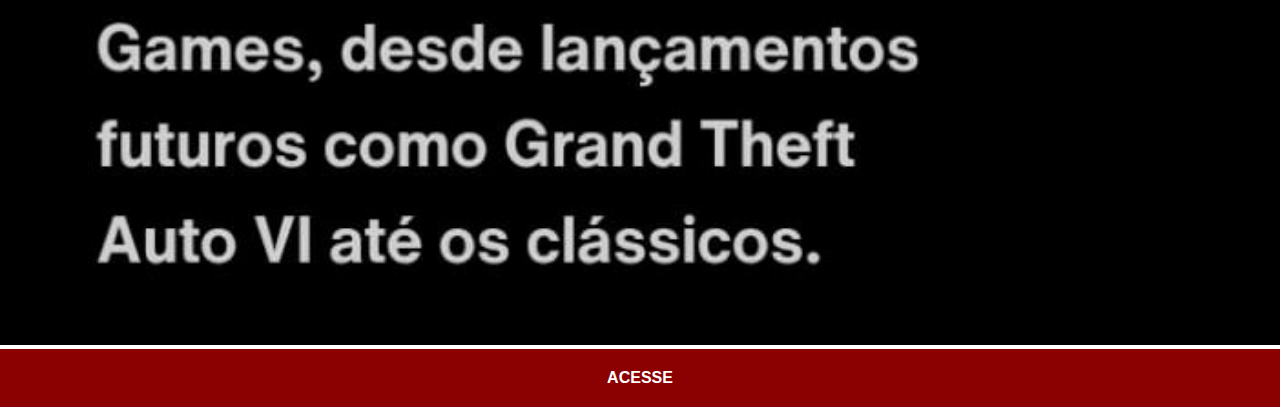
<file: rockstarclub.html>
<!DOCTYPE html>
<html lang="pt-br">
<head>
    <meta charset="UTF-8">
    <meta name="viewport" content="width=device-width, initial-scale=1.0">
    <title>Document</title>
    <link rel="stylesheet" href="estilos/apps.css">
</head>
<body>
    <img src="imagens/reddead-rockstar-tela.jpeg" alt="Rock-Star-Club">
    <a href="https://www.rockstargames.com/" target="_blank">ACESSE</a>
</body>
</html>
</file>
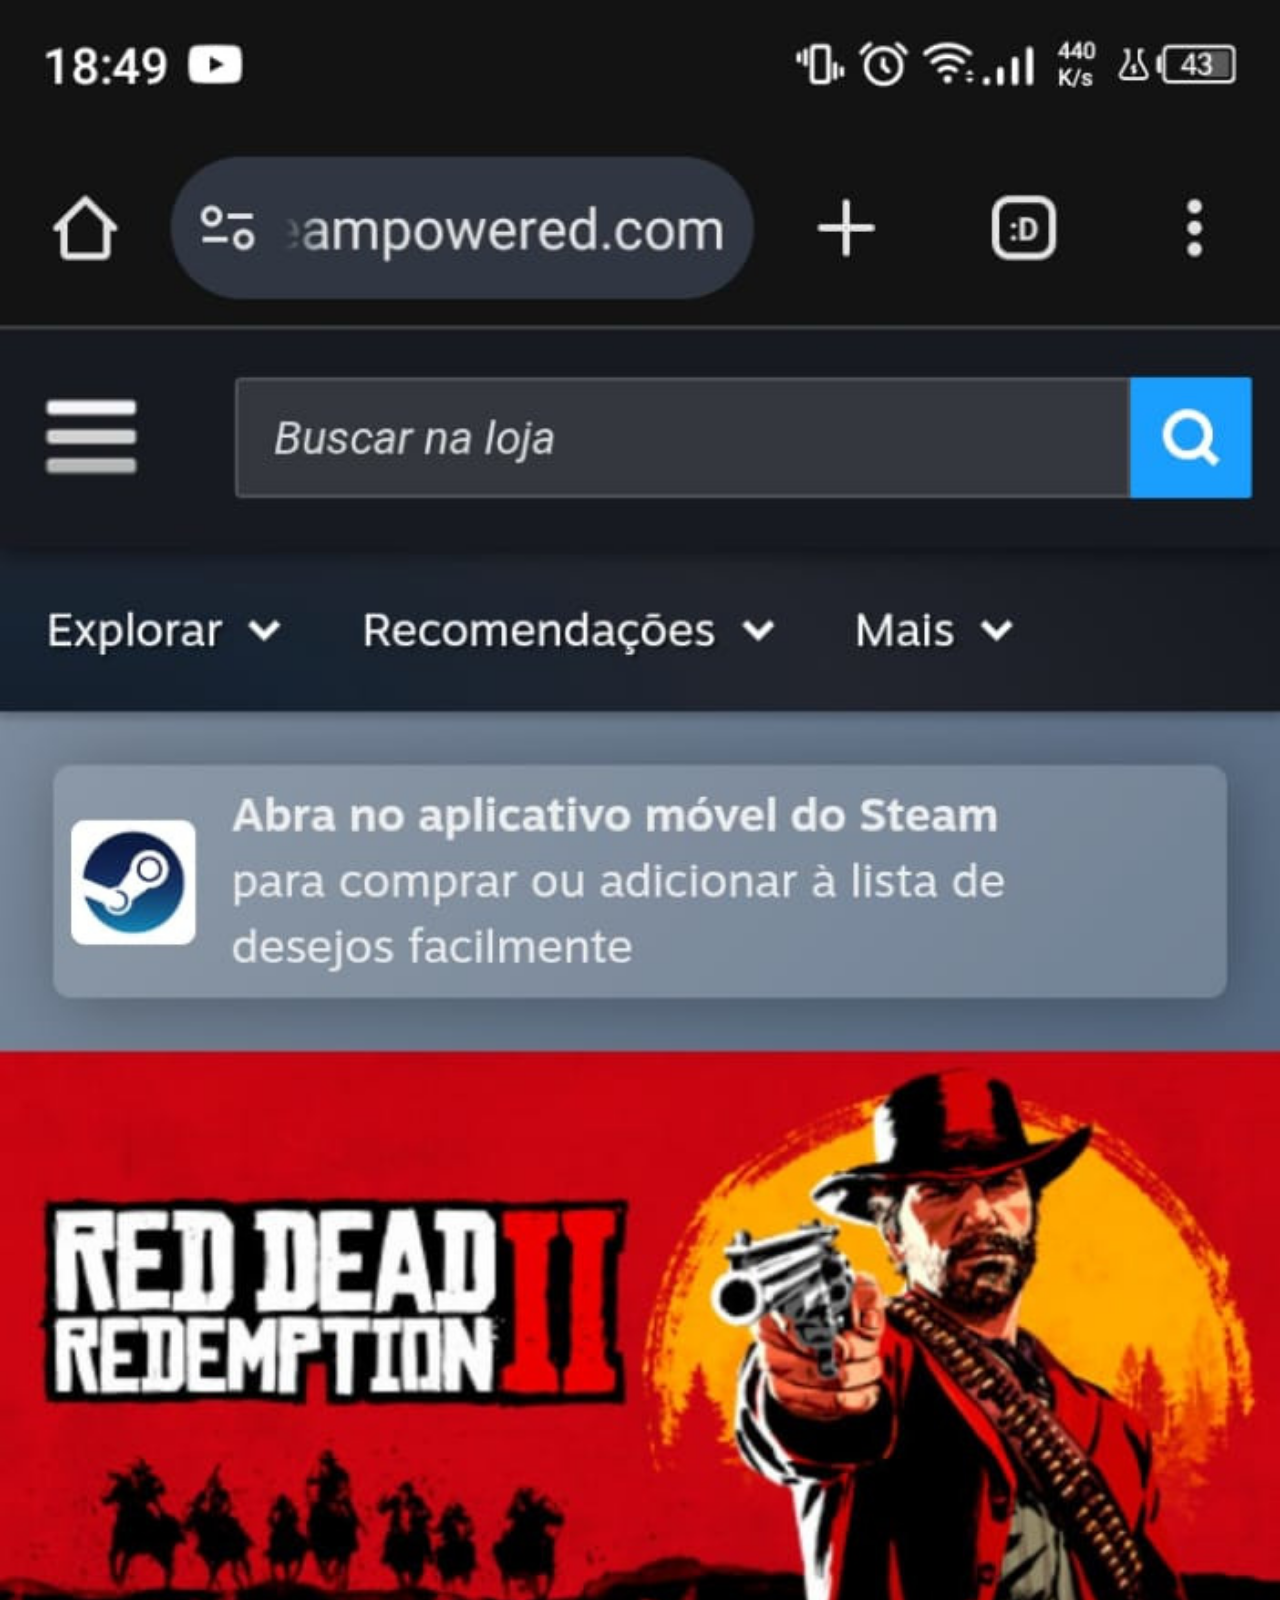
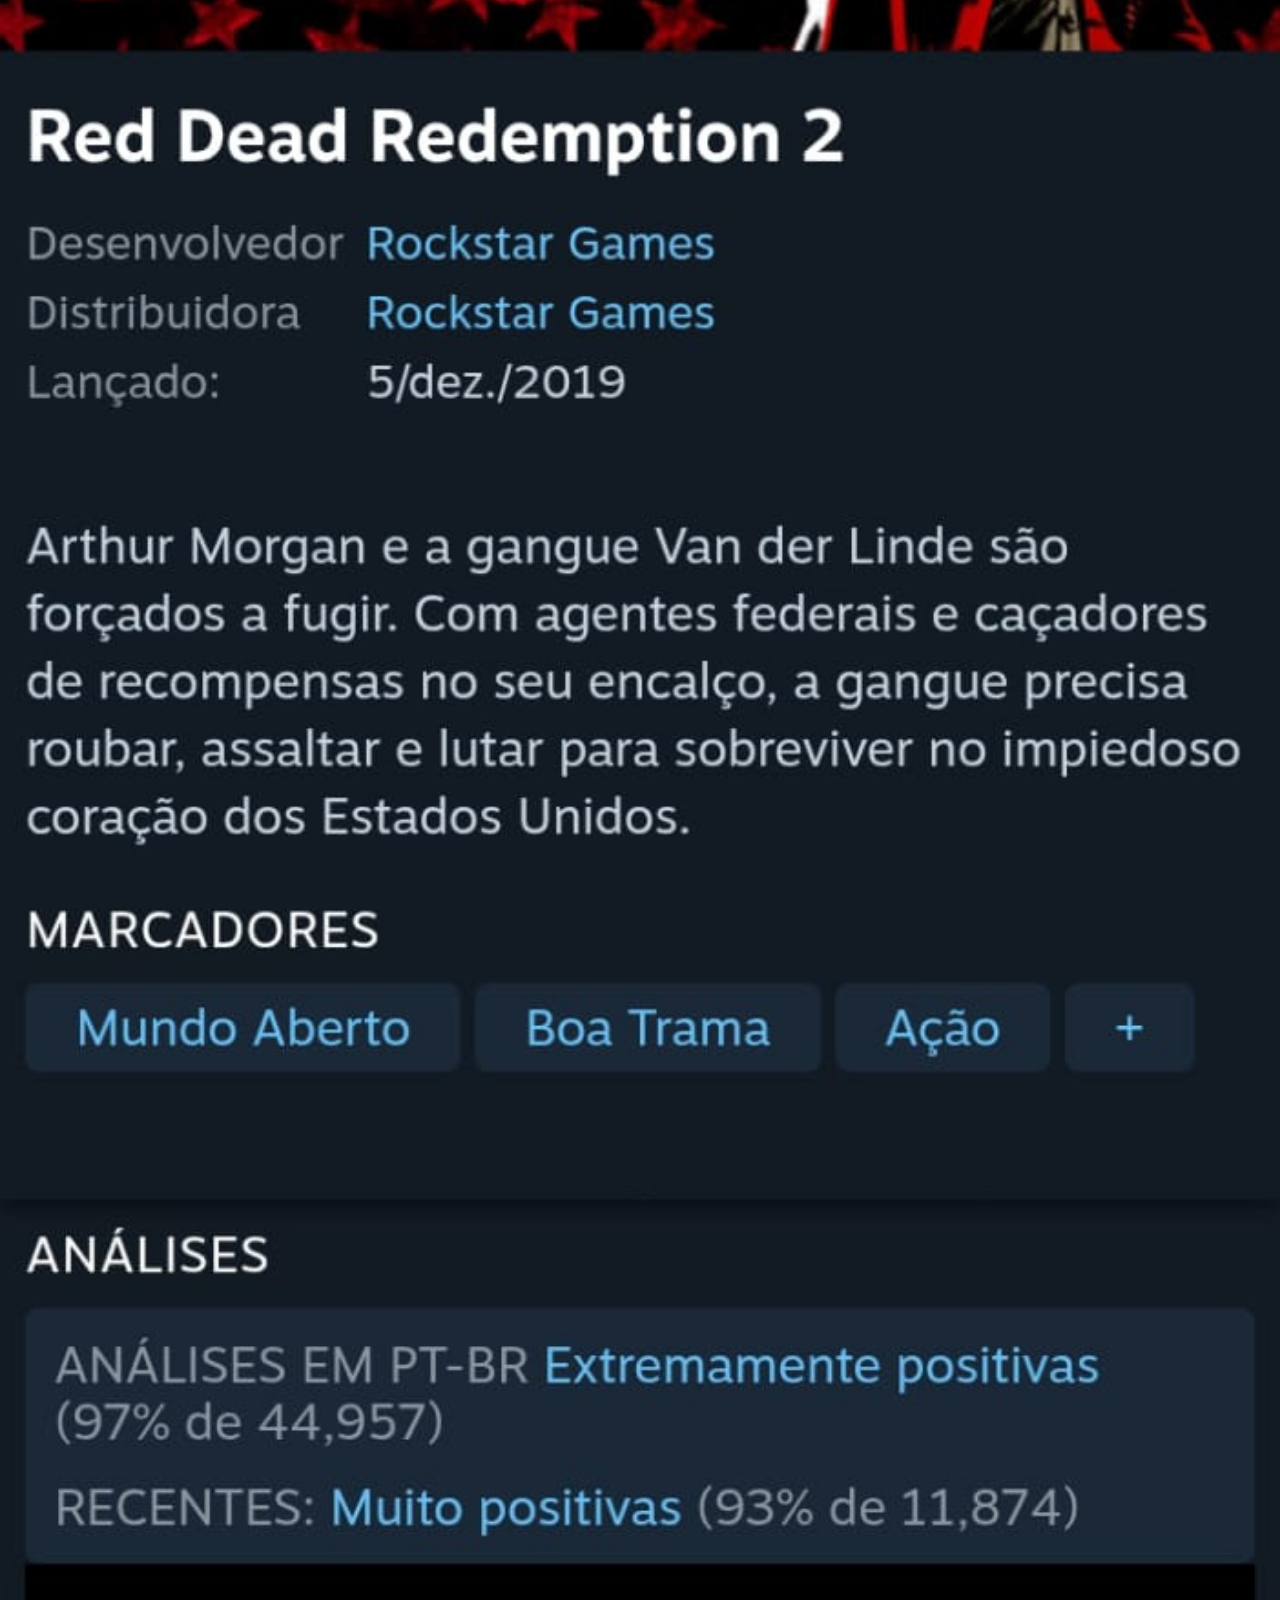
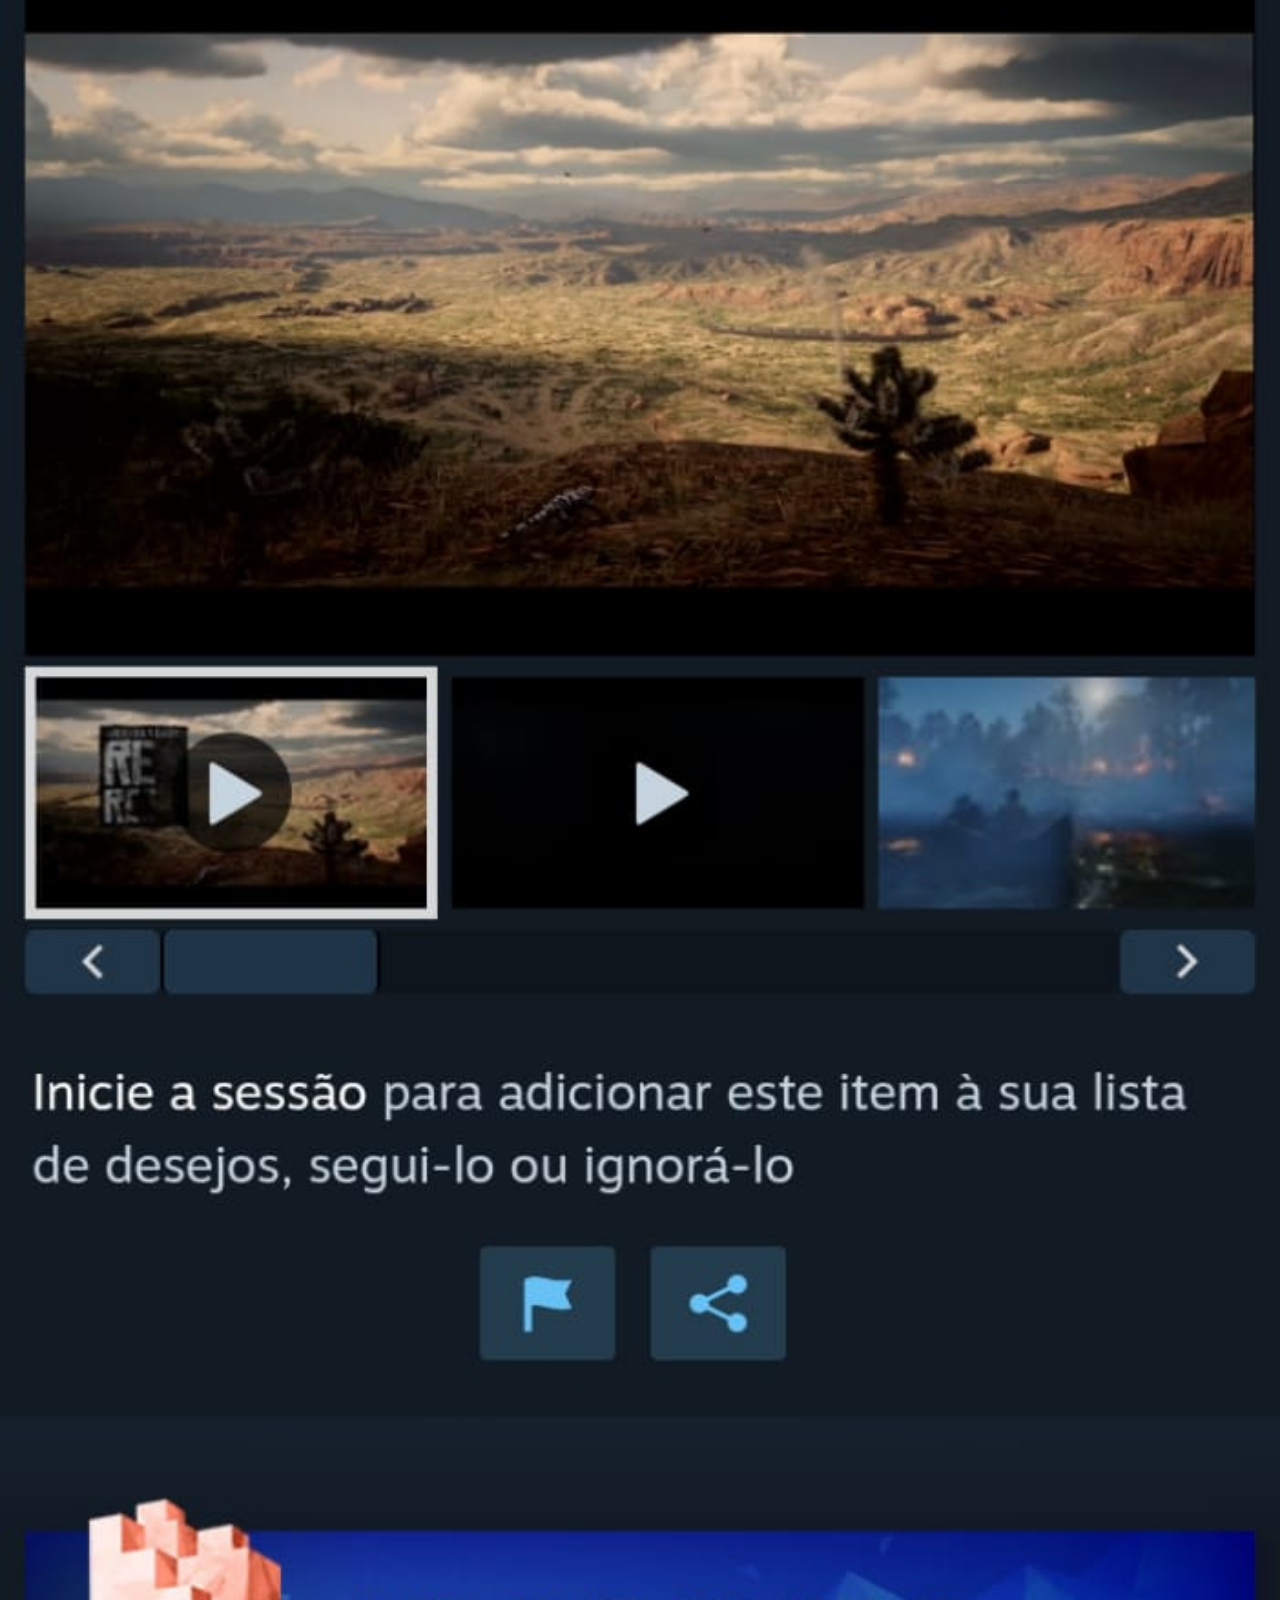
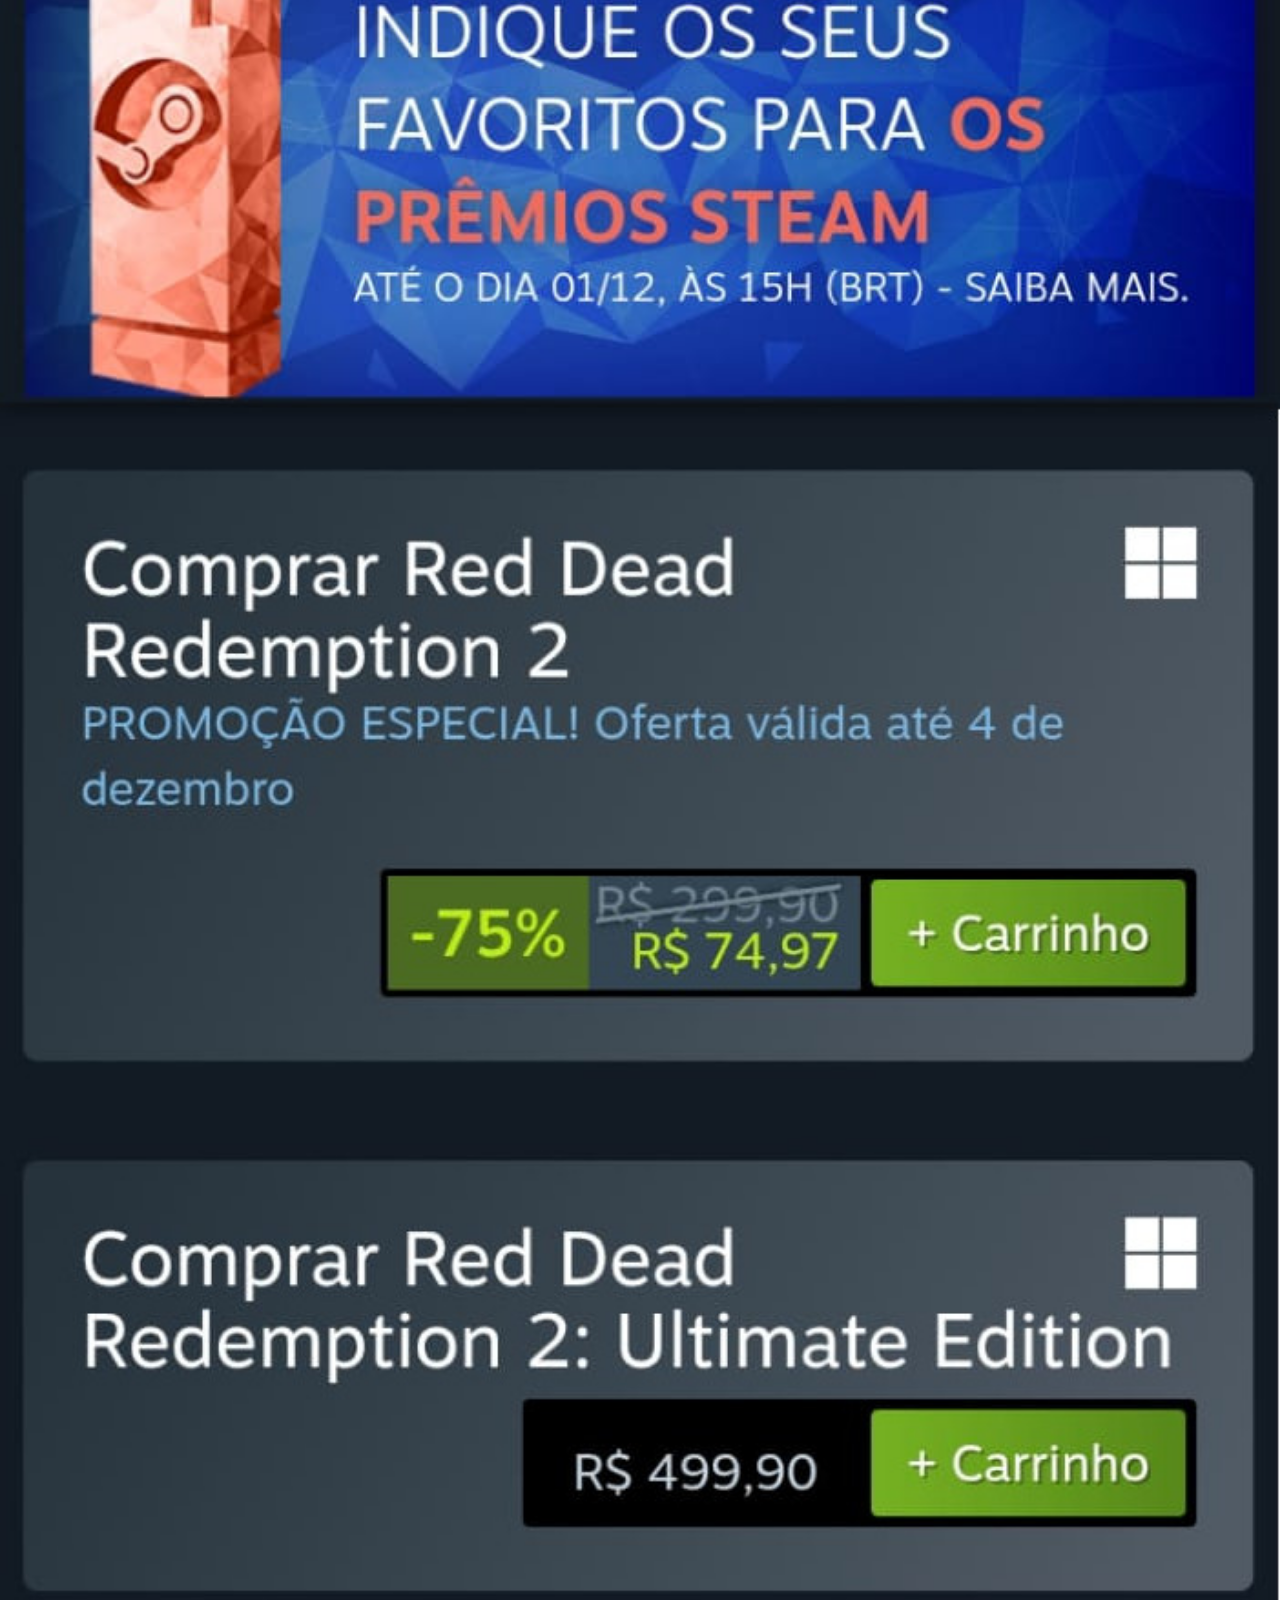
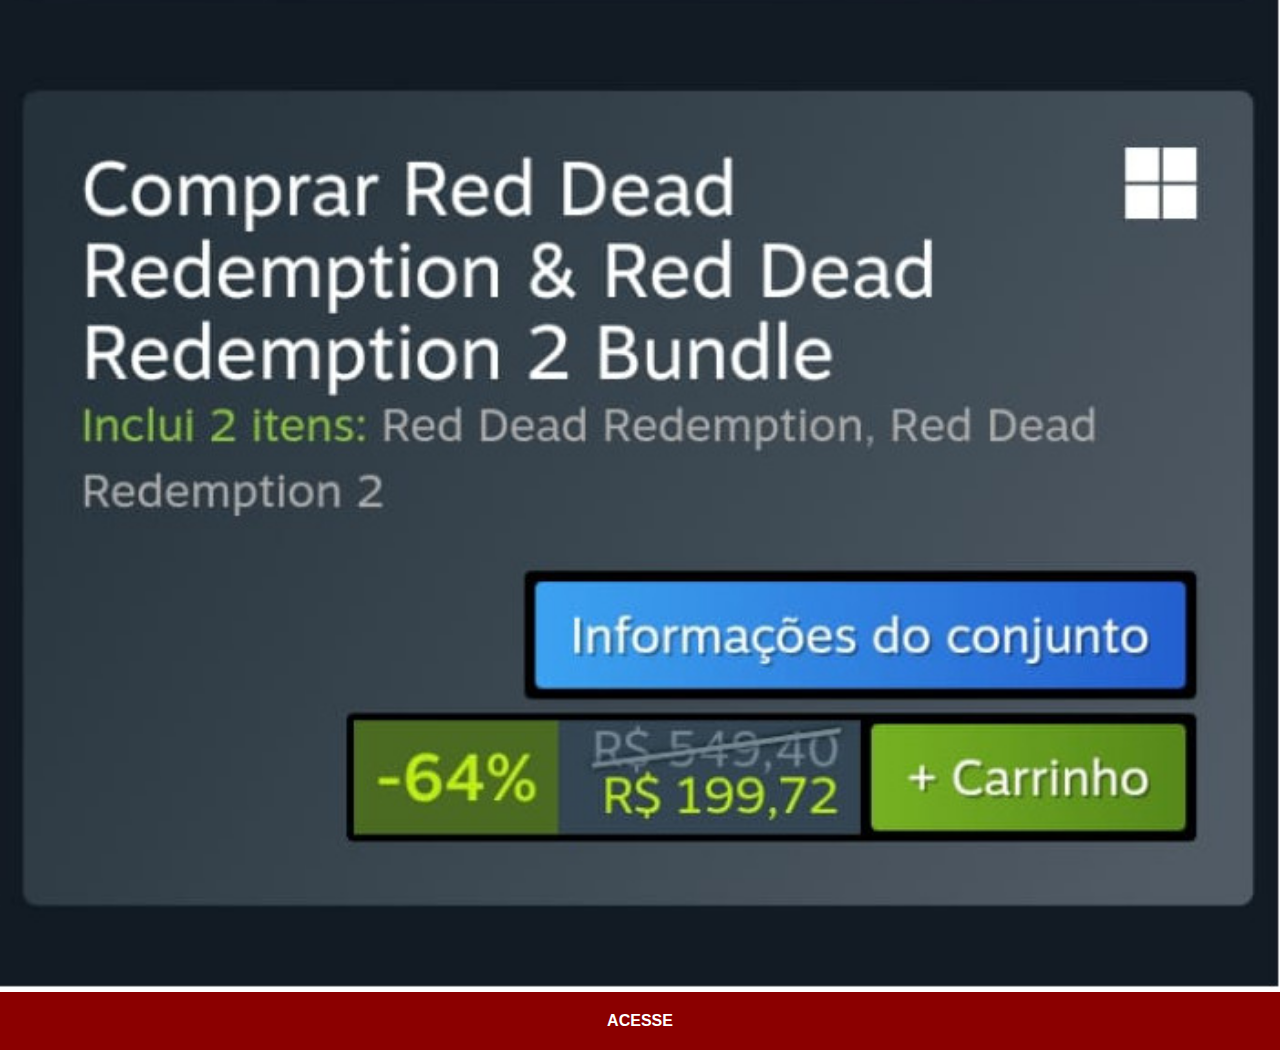
<file: steam.html>
<!DOCTYPE html>
<html lang="pt-br">
<head>
    <meta charset="UTF-8">
    <meta name="viewport" content="width=device-width, initial-scale=1.0">
    <title>Document</title>
    <link rel="stylesheet" href="estilos/apps.css">
</head>
<body>
    <img src="imagens/reddead-steam-tela.jpeg" alt="Steam">
    <a href="https://store.steampowered.com/app/1174180/Red_Dead_Redemption_2/" target="_blank">ACESSE</a>
</body>
</html>
</file>
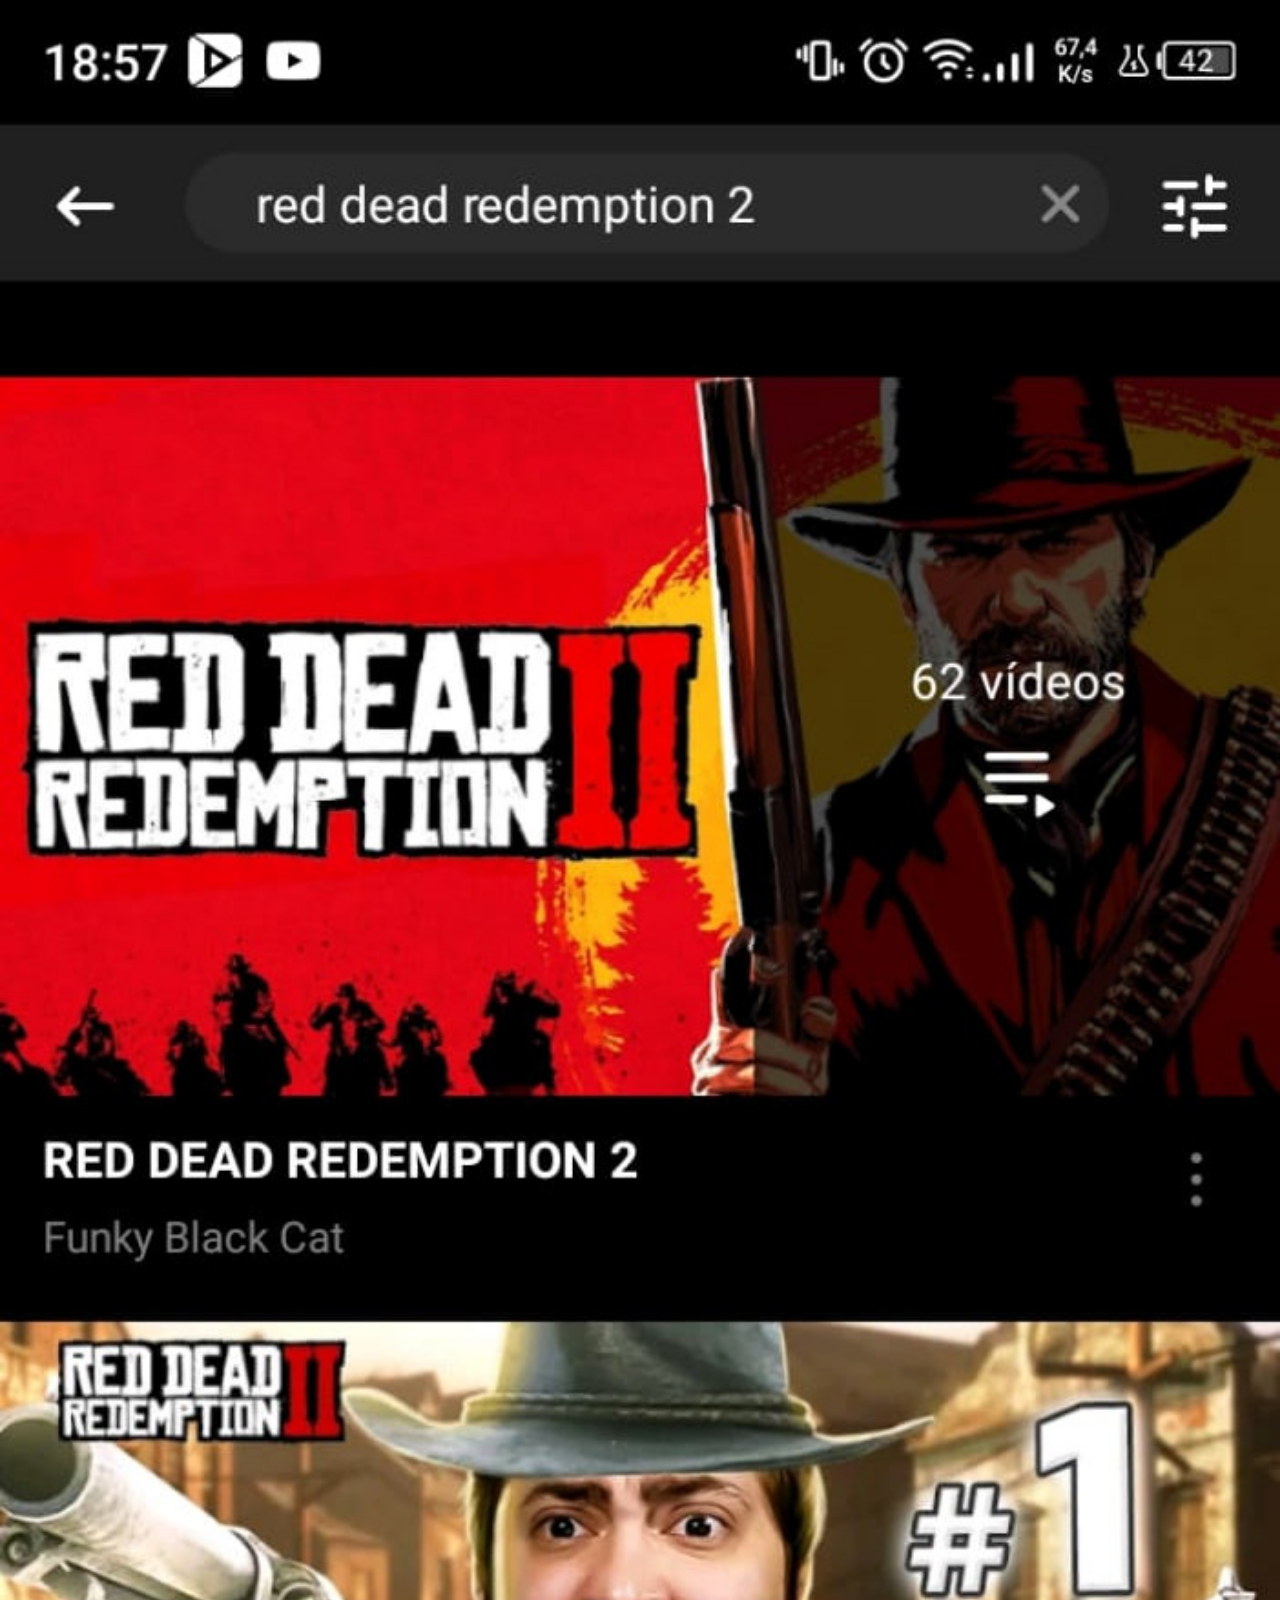
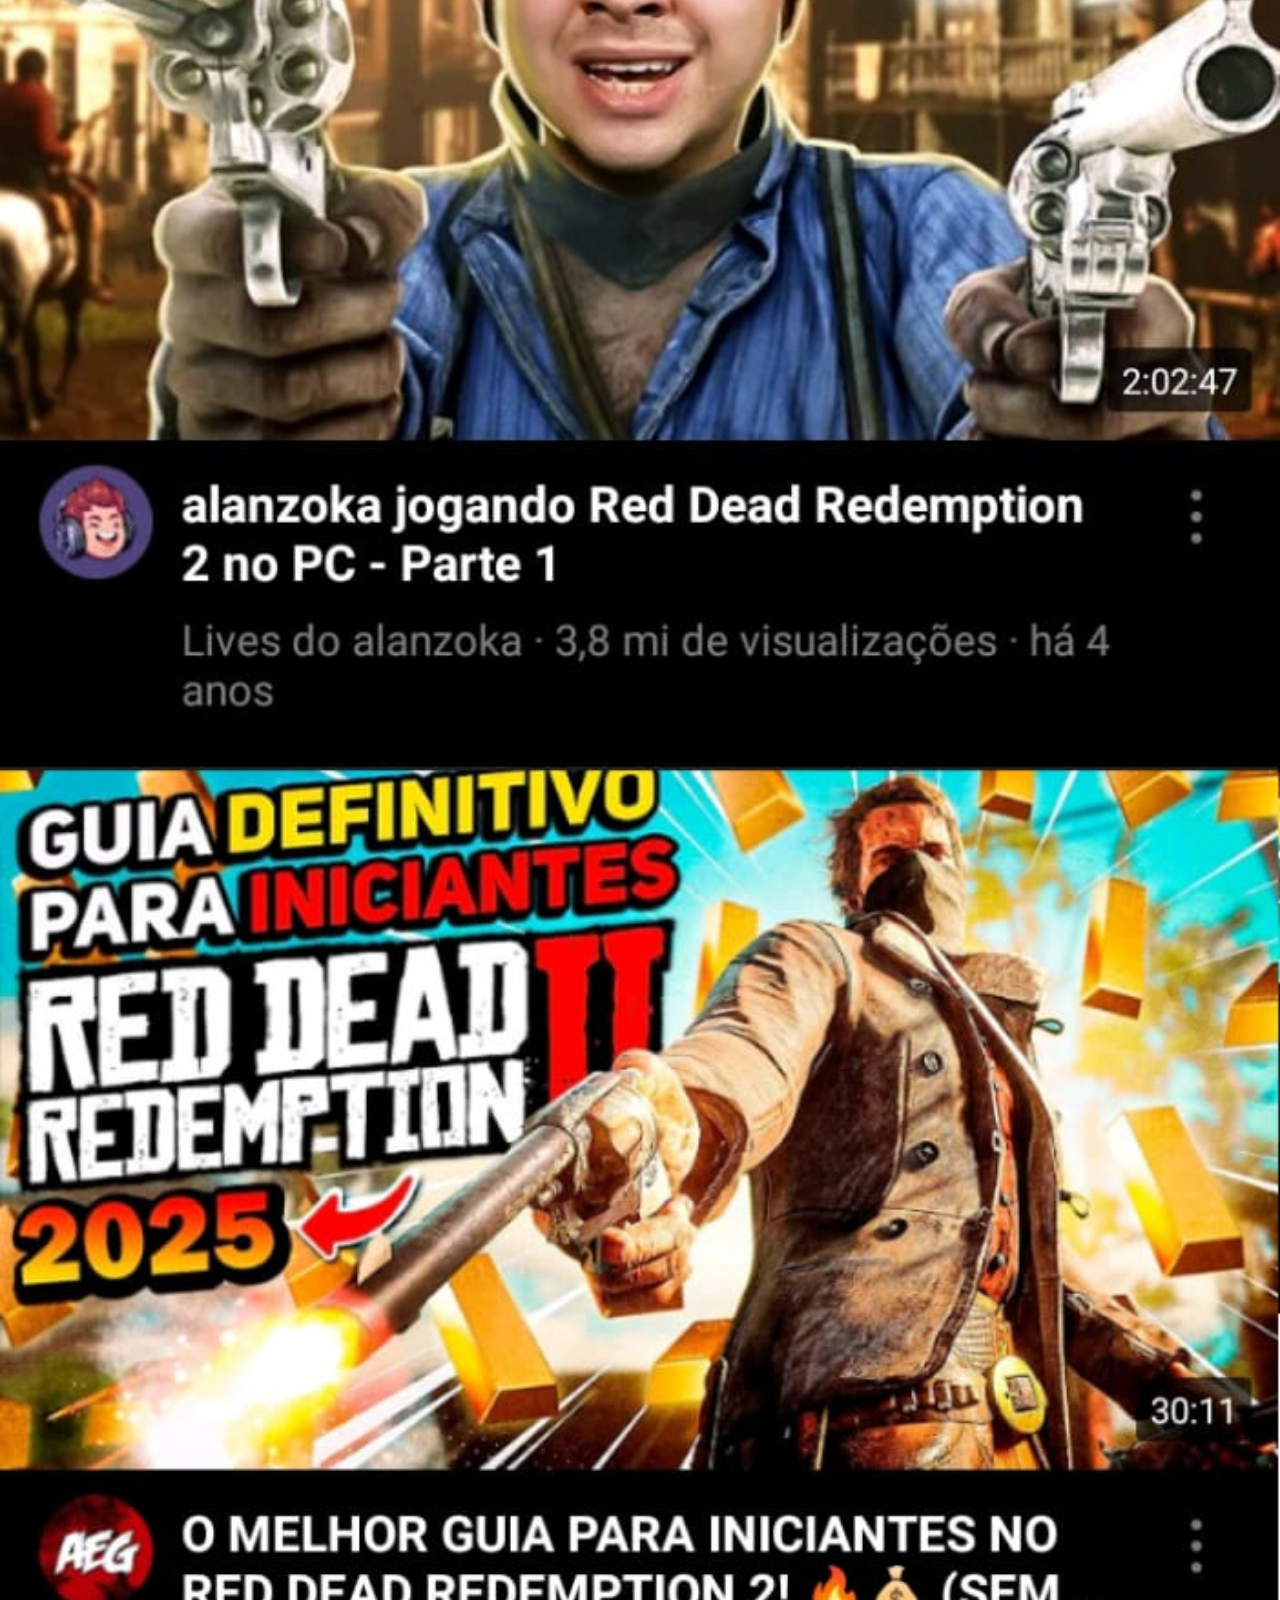
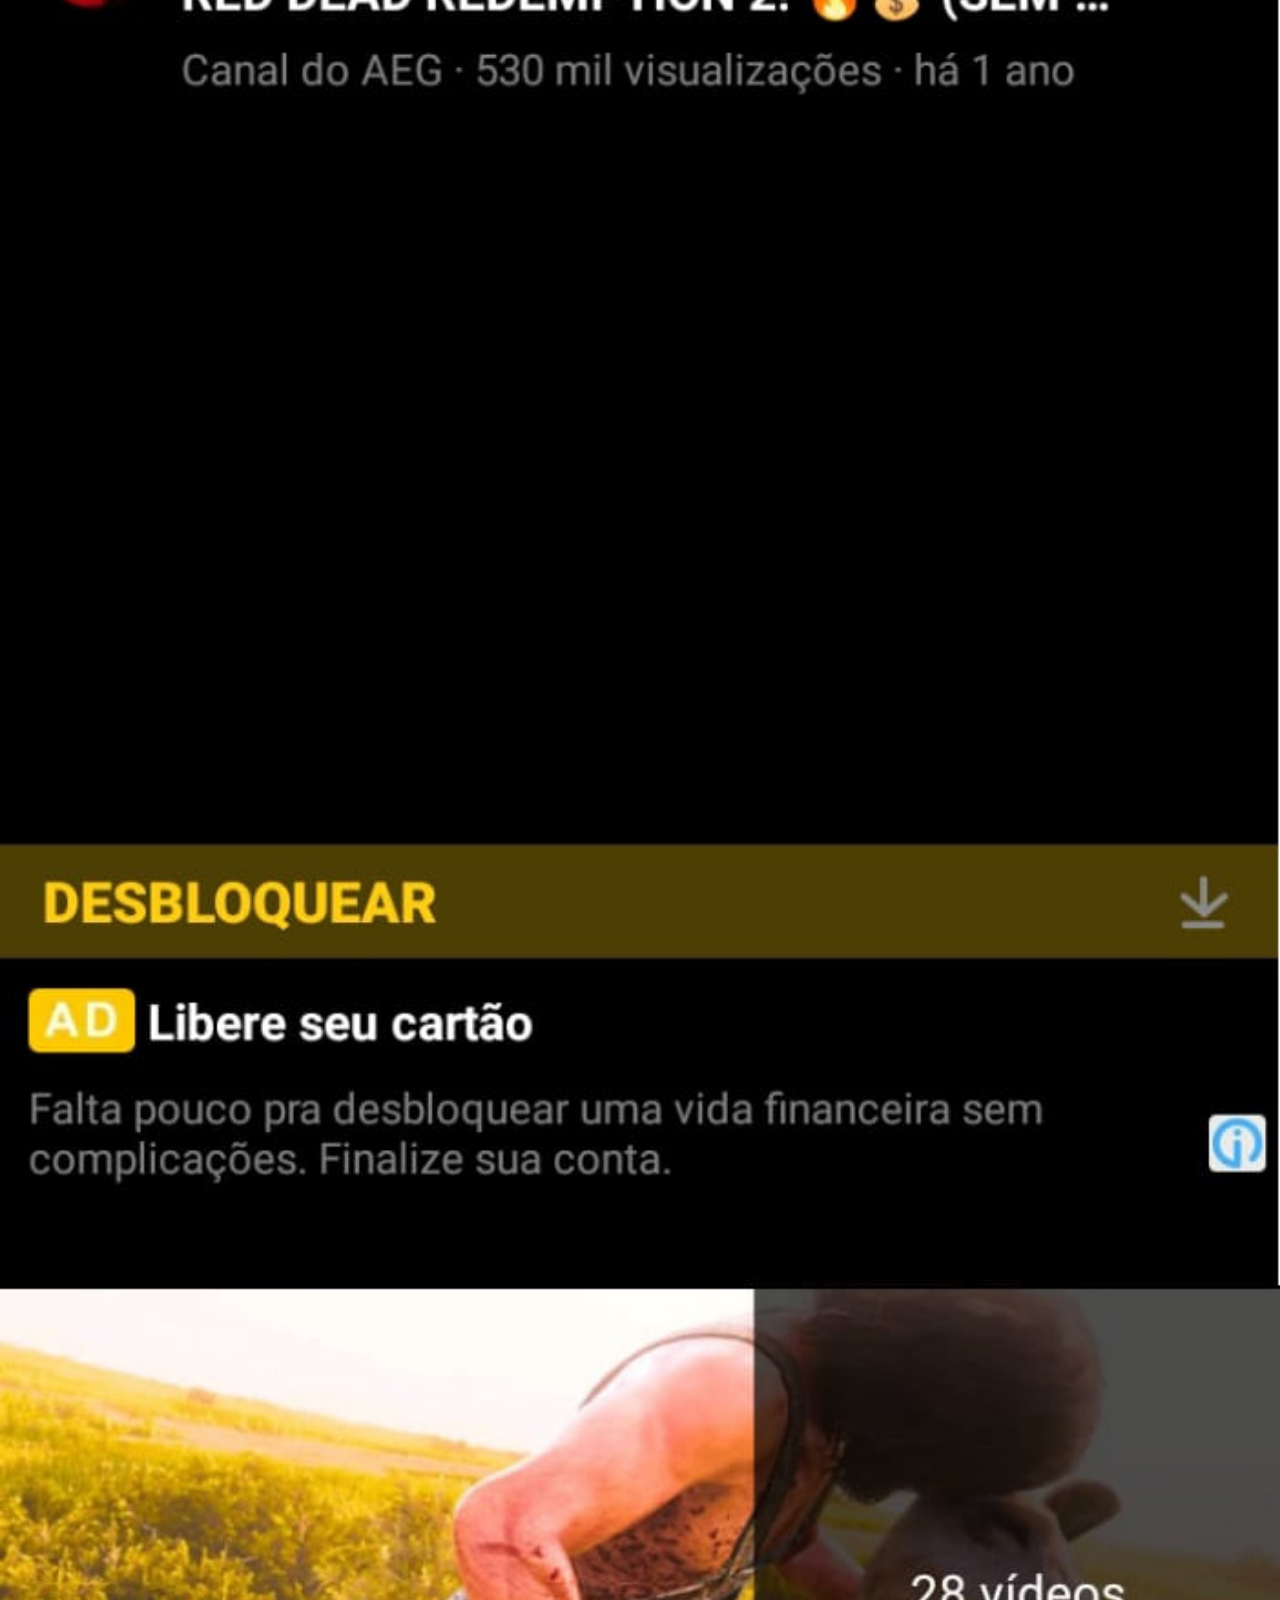
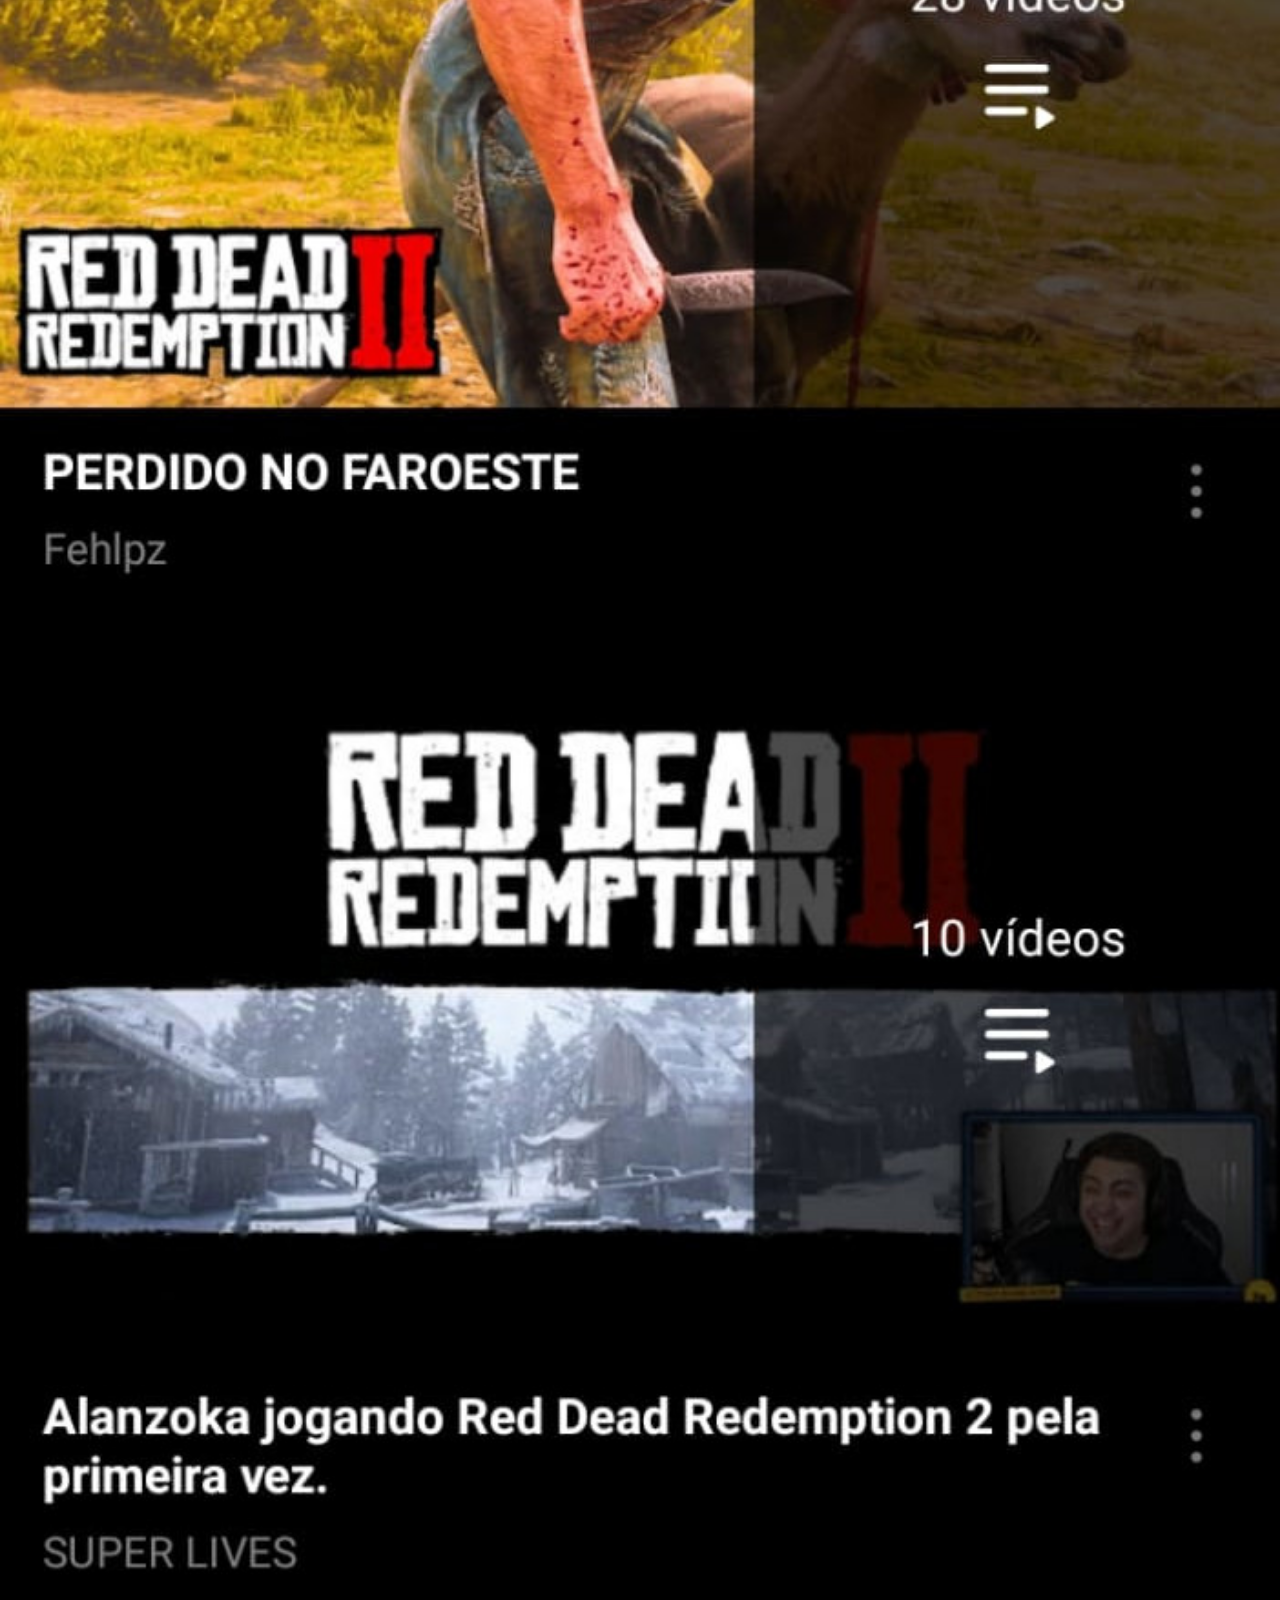
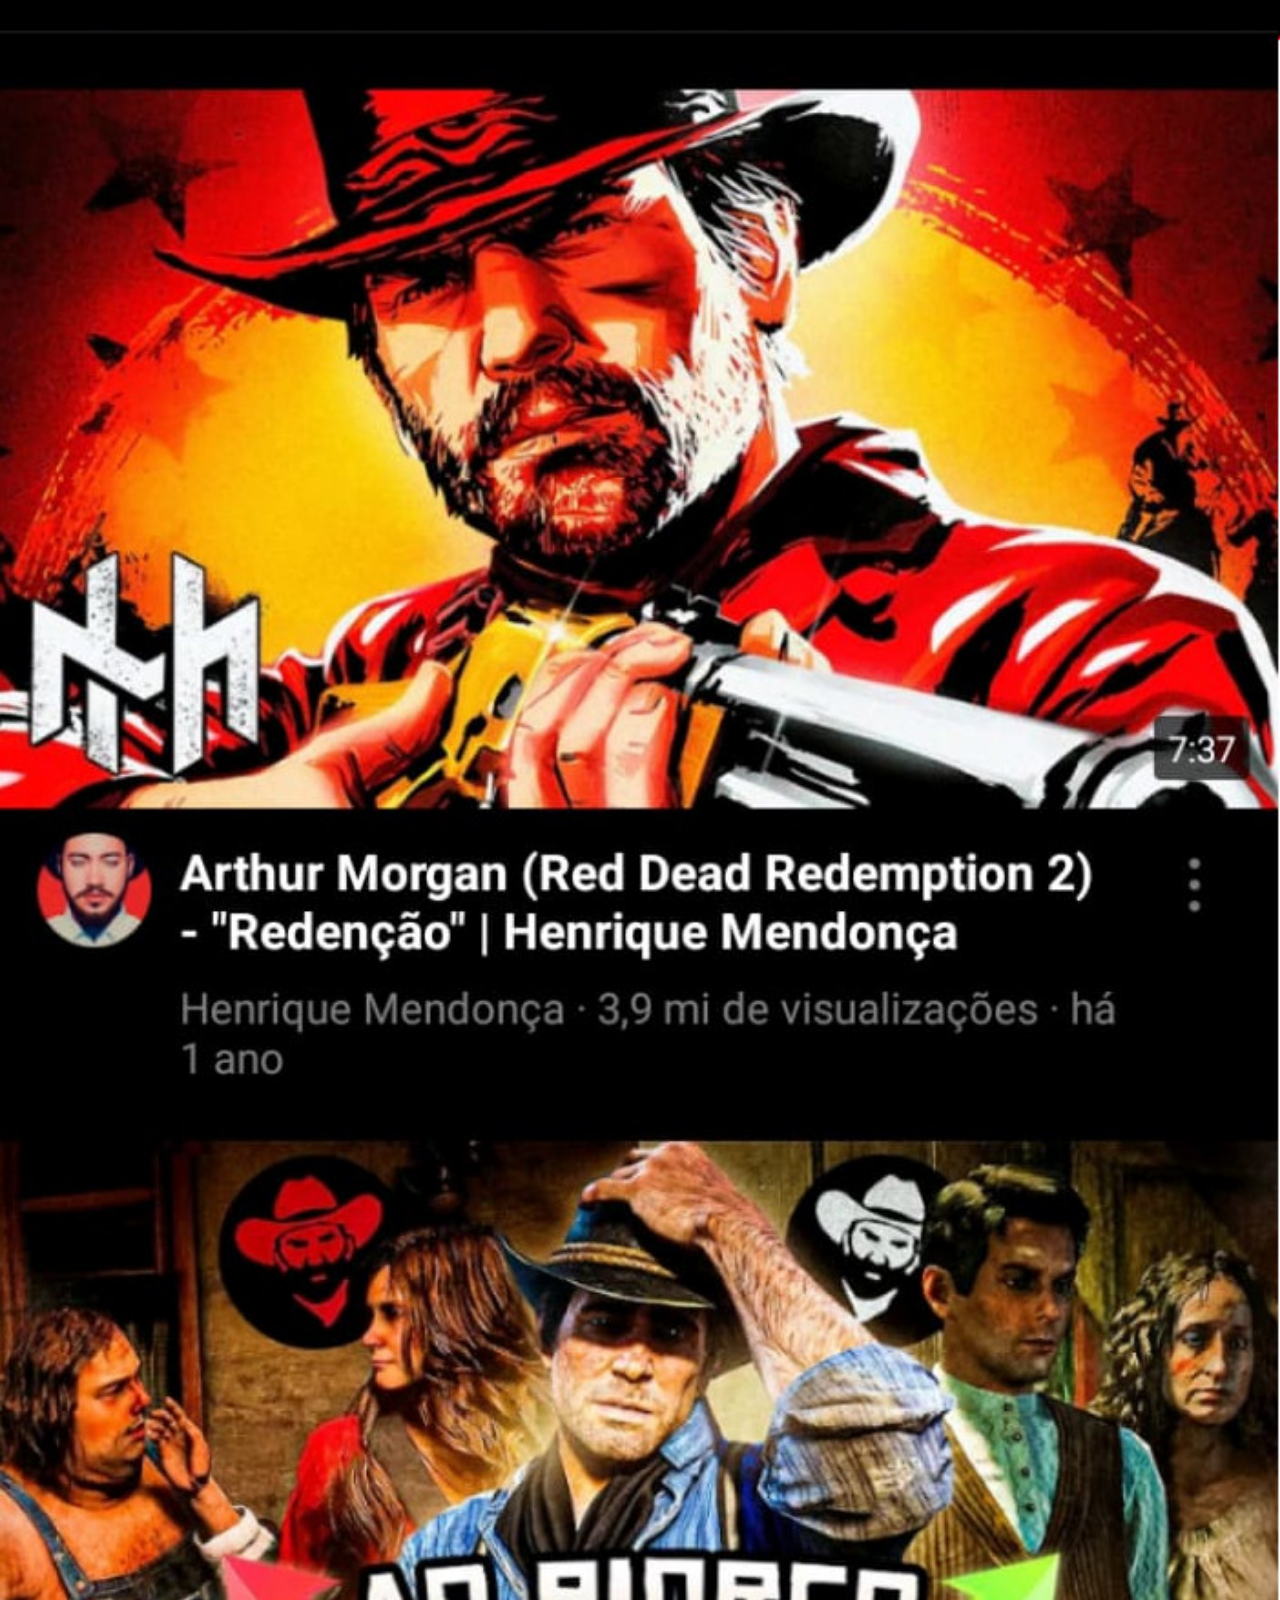
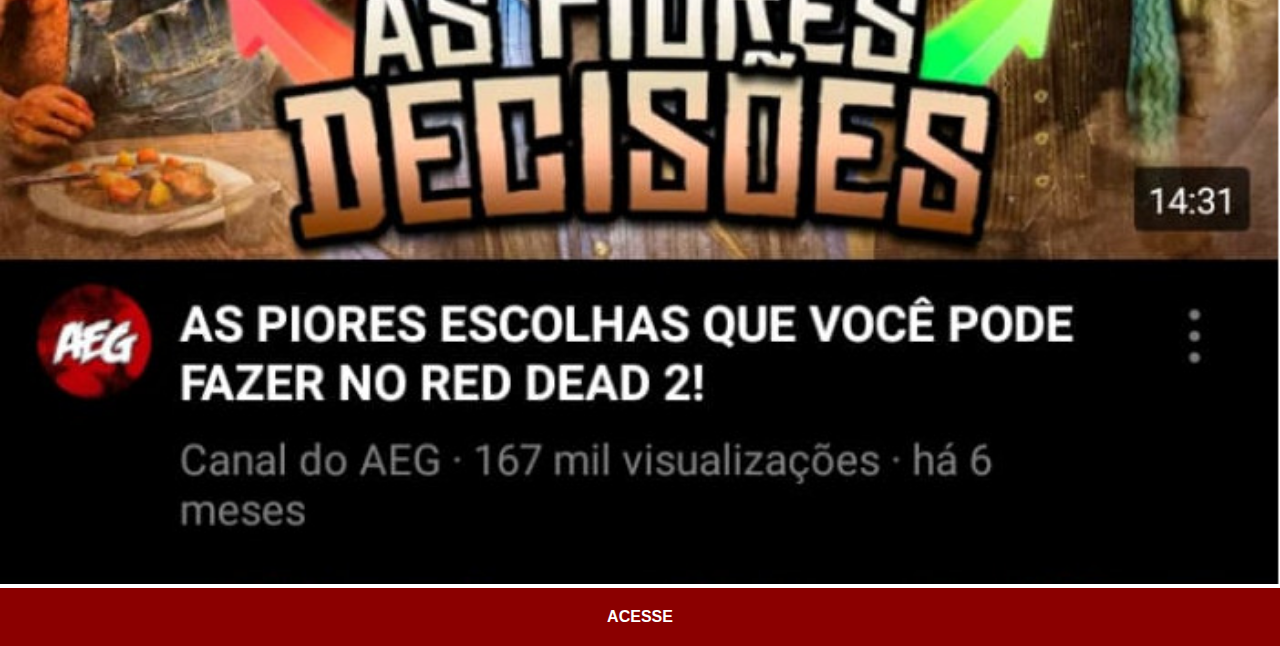
<file: youtube.html>
<!DOCTYPE html>
<html lang="pt-br">
<head>
    <meta charset="UTF-8">
    <meta name="viewport" content="width=device-width, initial-scale=1.0">
    <title>Document</title>
    <link rel="stylesheet" href="estilos/apps.css">
</head>
<body>
    <img src="imagens/reddead-youtube-tela.jpeg" alt="youtube">
    <a href="https://www.youtube.com/results?search_query=red+dead+redemption+2" target="_blank">ACESSE</a>
</body>
</html>
</file>
<file: estilos/style.css>
@charset "UTF-8";

*{
    margin: 0px;
    padding: 0px;
}

body,html{
    width: 100vw;
    height: 100vh;
    overflow: hidden;
}
body{
    background: url('../imagens/red-dead-redamption-fundo.jpg') no-repeat top center;
    background-size: cover;
}
main{
    position: relative;
    height: 100vh;
}
section#caixa{
    position: absolute;
    top: 50%;
    left: 50%;
    transform: translate(-50%,-50%);

    height: 475px;
    width: 400px;
    border-radius: 10px;
    border: 2px solid black;
    box-shadow: 3px 3px 7px rgba(0, 0, 0, 0.623);
    background: linear-gradient(white, lightgray, gray);
}
iframe#fundo{
    position: relative;
    top: 0.2px;
    left: 0.3px;
    width: 400px;
    height: 475px;
    border-radius: 10px;
}
section#apps{
    text-align: center;
}
section#apps img{
    display: inline-block;
    width: 50px;
    margin: 10px;
    border-radius: 50%;
    box-shadow: 2px 2px 5px rgba(0, 0, 0, 0.548);
    box-sizing: border-box;
}
section#apps img:hover{
    border: 1px solid rgba(128, 128, 128, 0.628);
    
}
/*Configurações para Celular*/
@media (max-width: 767px){

    main{
        display: block;
        height: auto;
        padding-top: 20px;
    }

    section#caixa{
        position: static;
        transform: none;
        margin: 0 auto 20px auto;
        width: 90vw;
        height: 50vh;
    }

    iframe#fundo{
        width: 100%;
        height: 100%;
    }

    section#apps{
        text-align: center;
        margin-bottom: 20px;
    }

    section#apps img{
        width: 45px;
        margin: 12px;
    }
}
/*Configurações para telas de Celular bem pequenas*/

@media (max-width:480px) {
    section#apps img{
        width: 42px;
        margin: 10px;
    }
    section#apps{
        text-align: center;
    }
}

/*Configurações para Tabletes e Ipads*/

@media (min-width:768px) and (max-width:1024px){
    section#caixa{
        width: 70vw;
        height: 75vh;
    }
    iframe#fundo{
        width: 100%;
        height: 100%;
    }
    section#apps img{
        width: 60px;
        margin: 15px;
    }
}
</file>
<file: estilos/apps.css>
@charset "UTF-8";

*{
    margin: 0px;
    padding: 0px;
    font-family: Arial, Helvetica, sans-serif;
}
::-webkit-scrollbar{
    width: 0px;
    height: 0px;
}
img{
    width: 100vw;
}
a{
    display: block;
    background-color:darkred;
    color: white;
    padding: 20px;
    text-align: center;
    font-weight: bolder;
    text-decoration: none;
}
a:hover{
    background-color: red;
}
</file>
